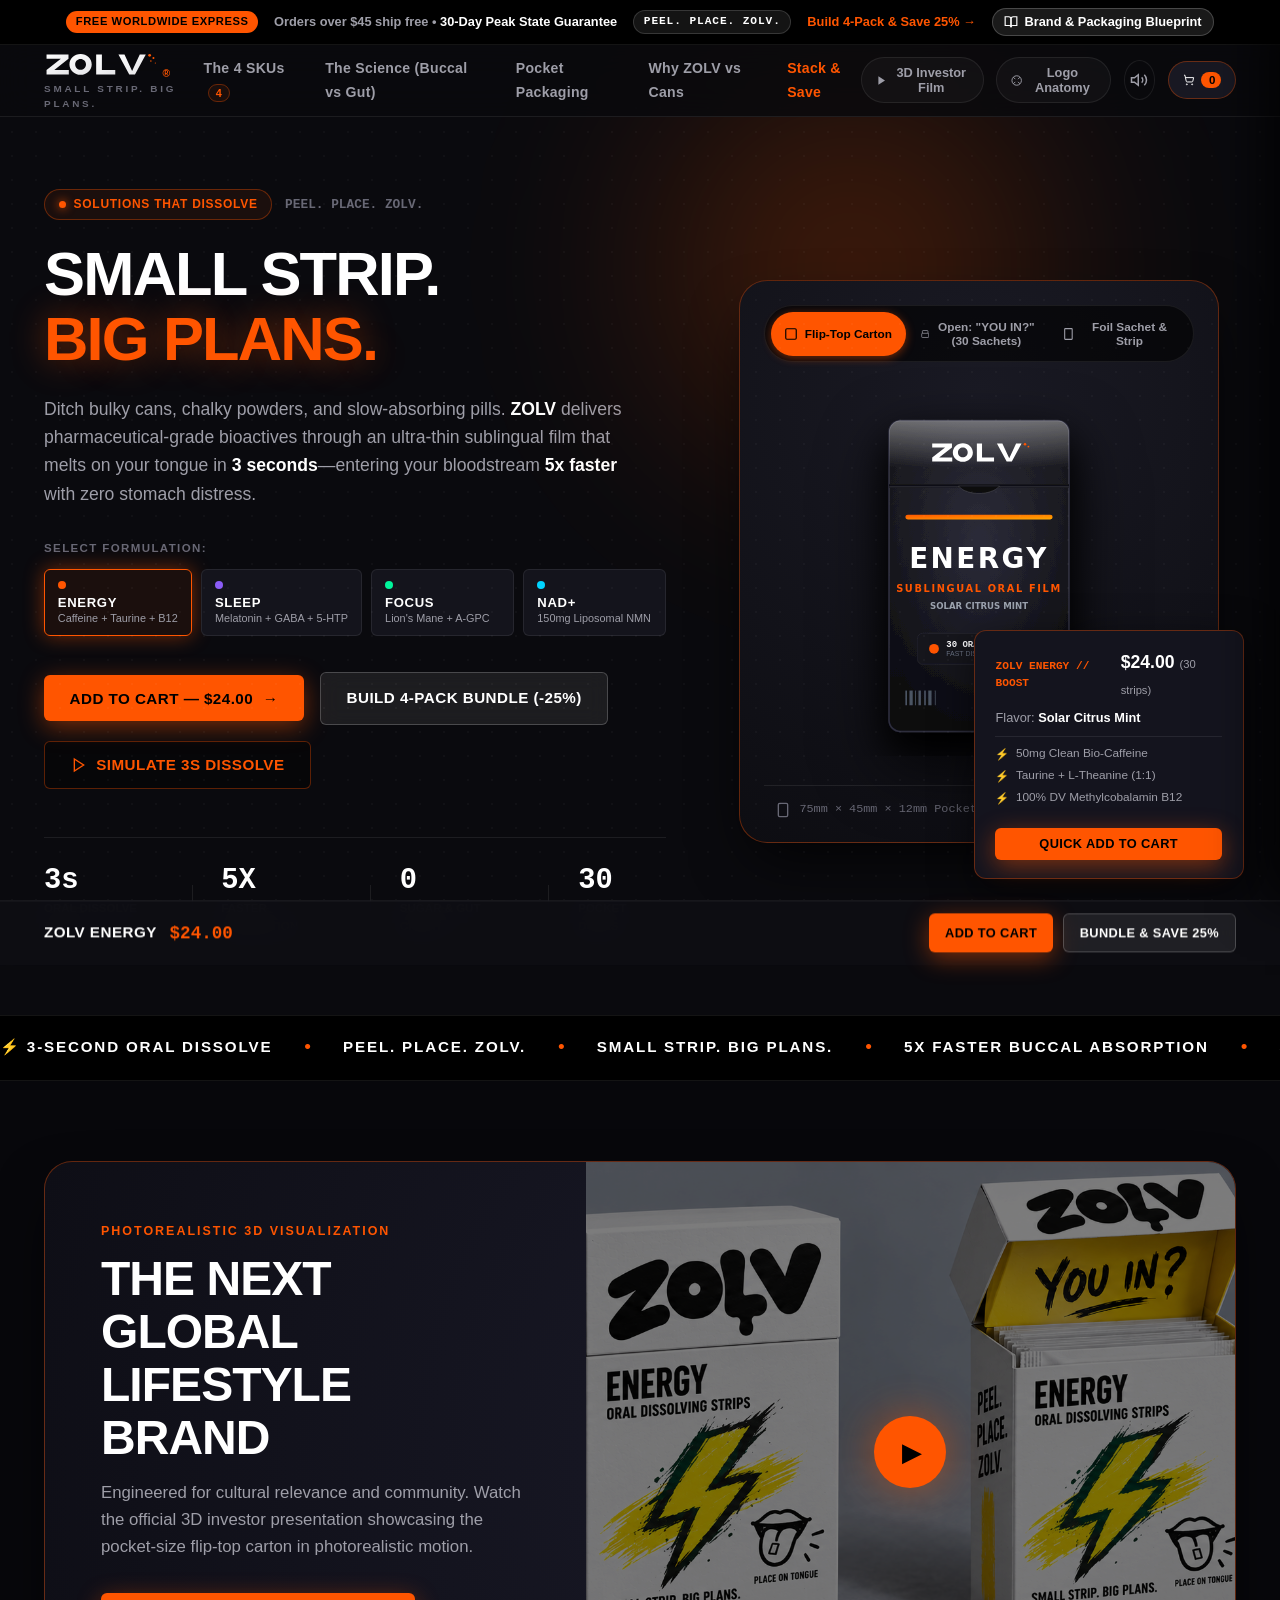
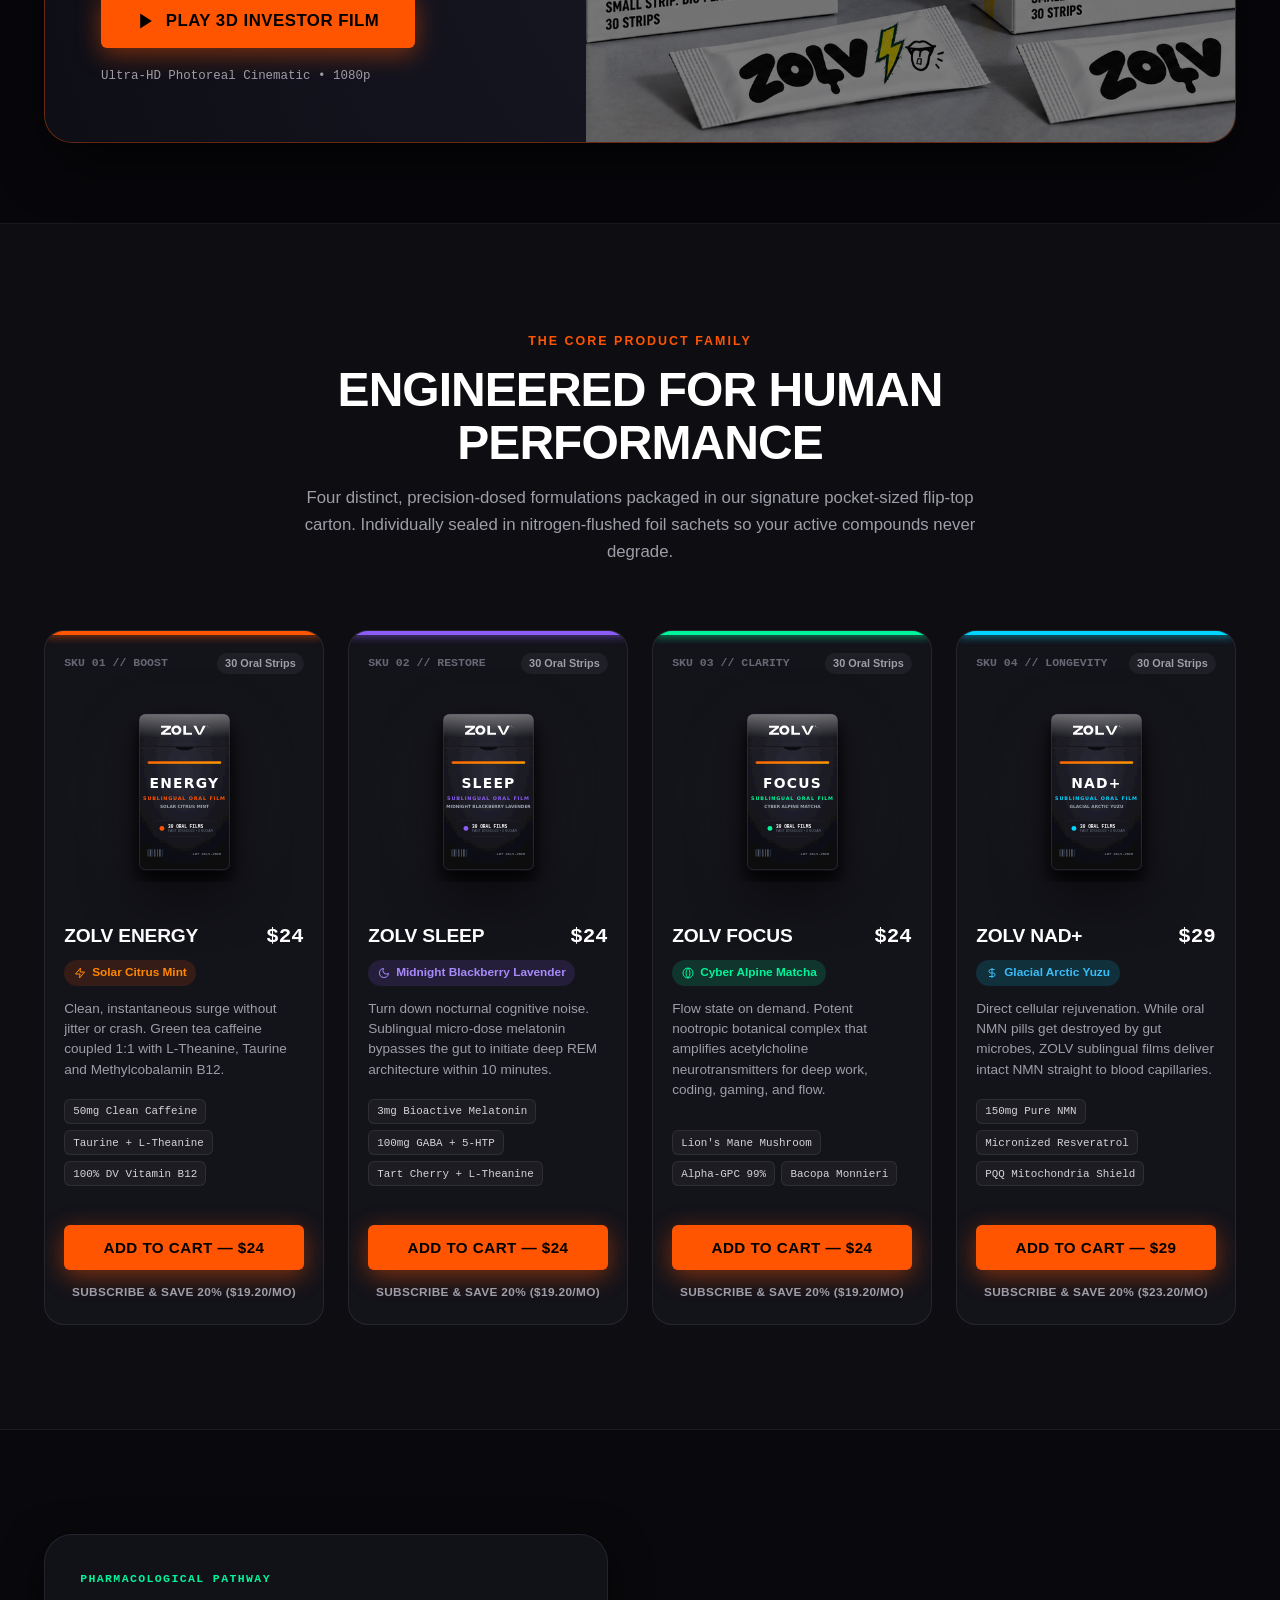
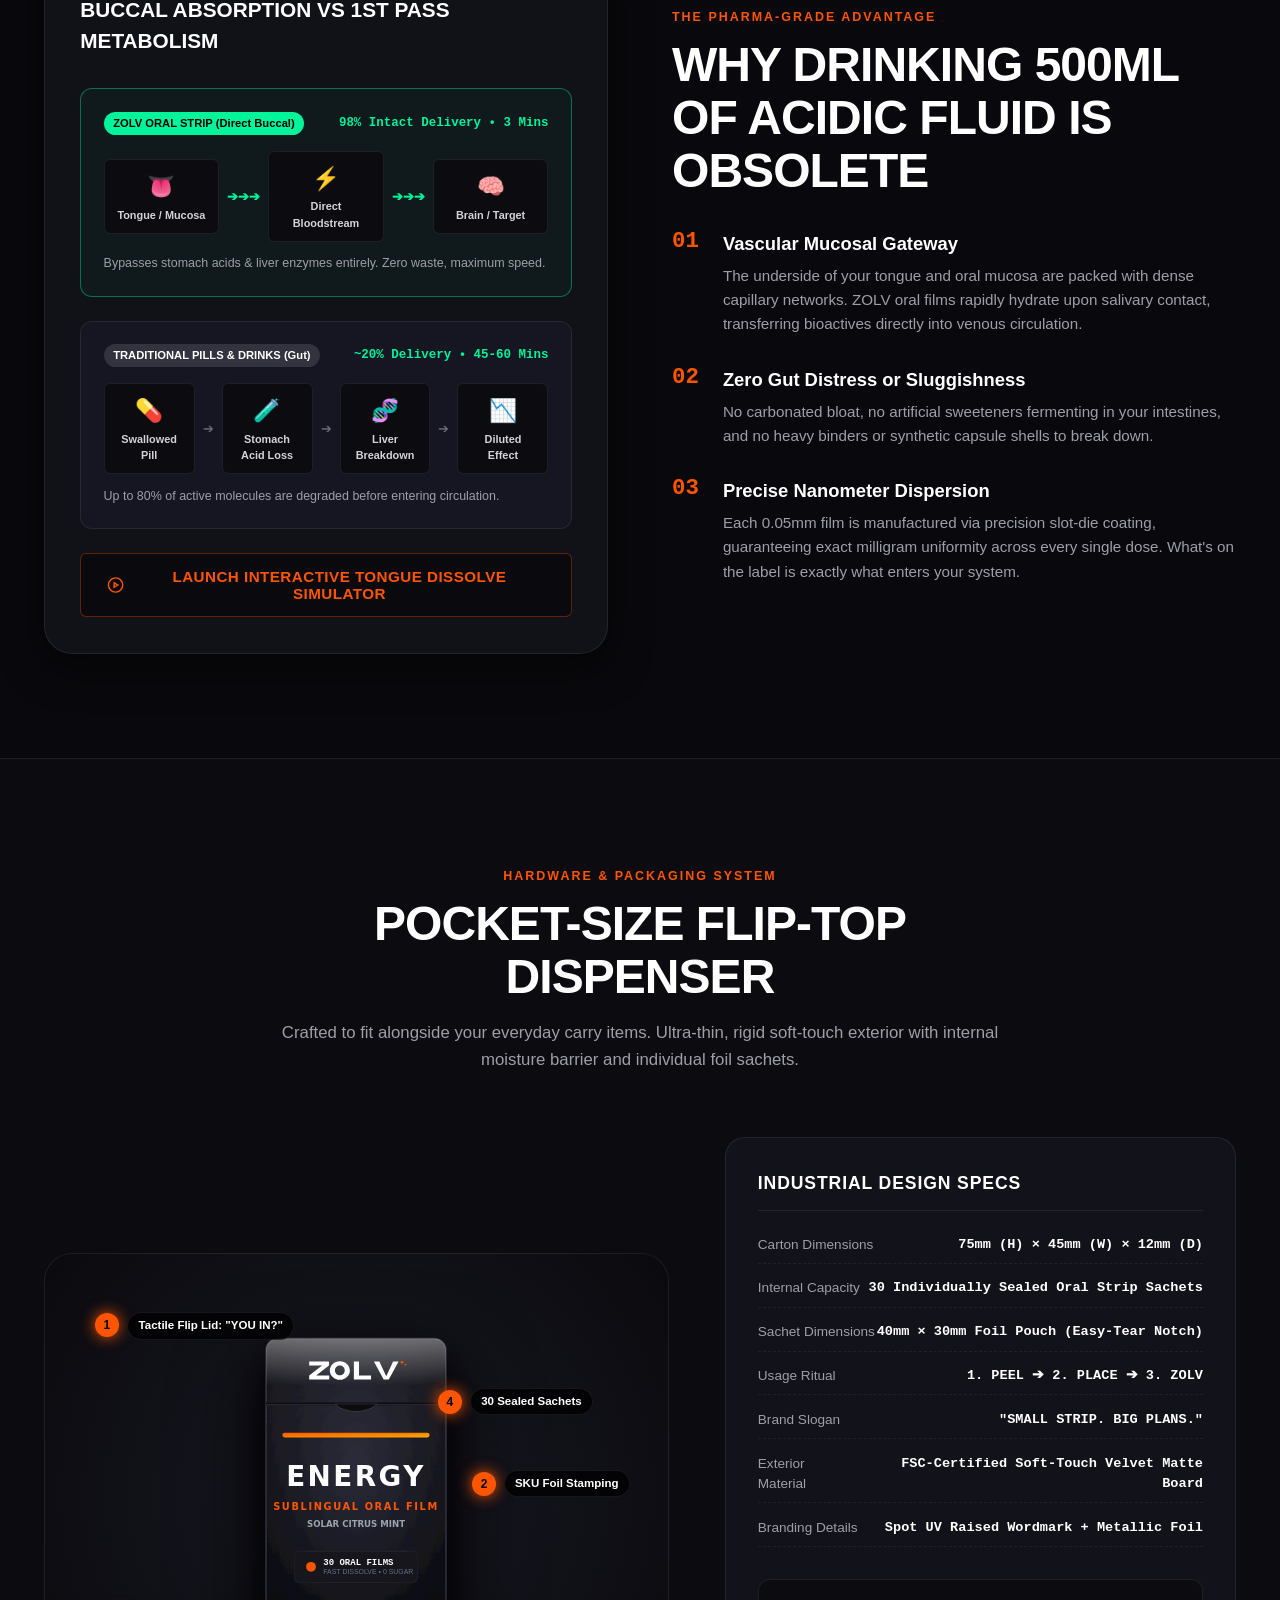
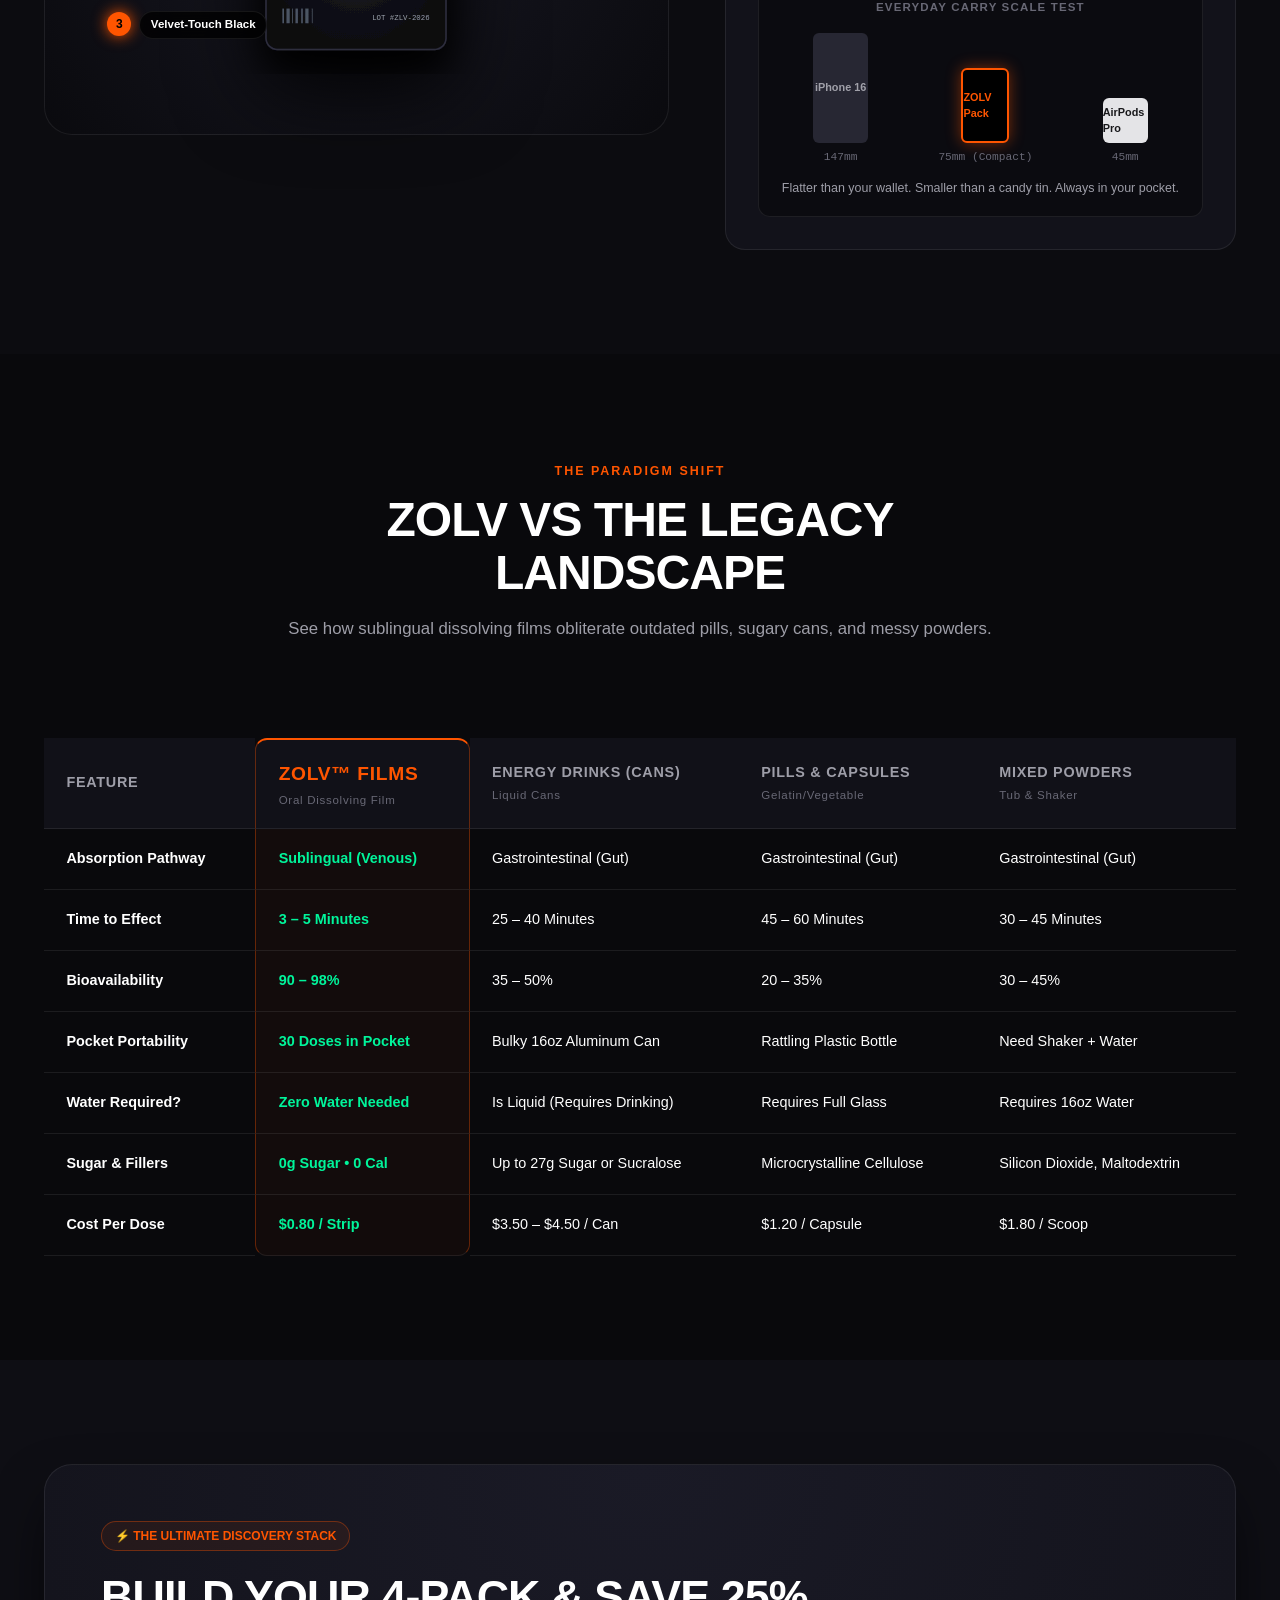
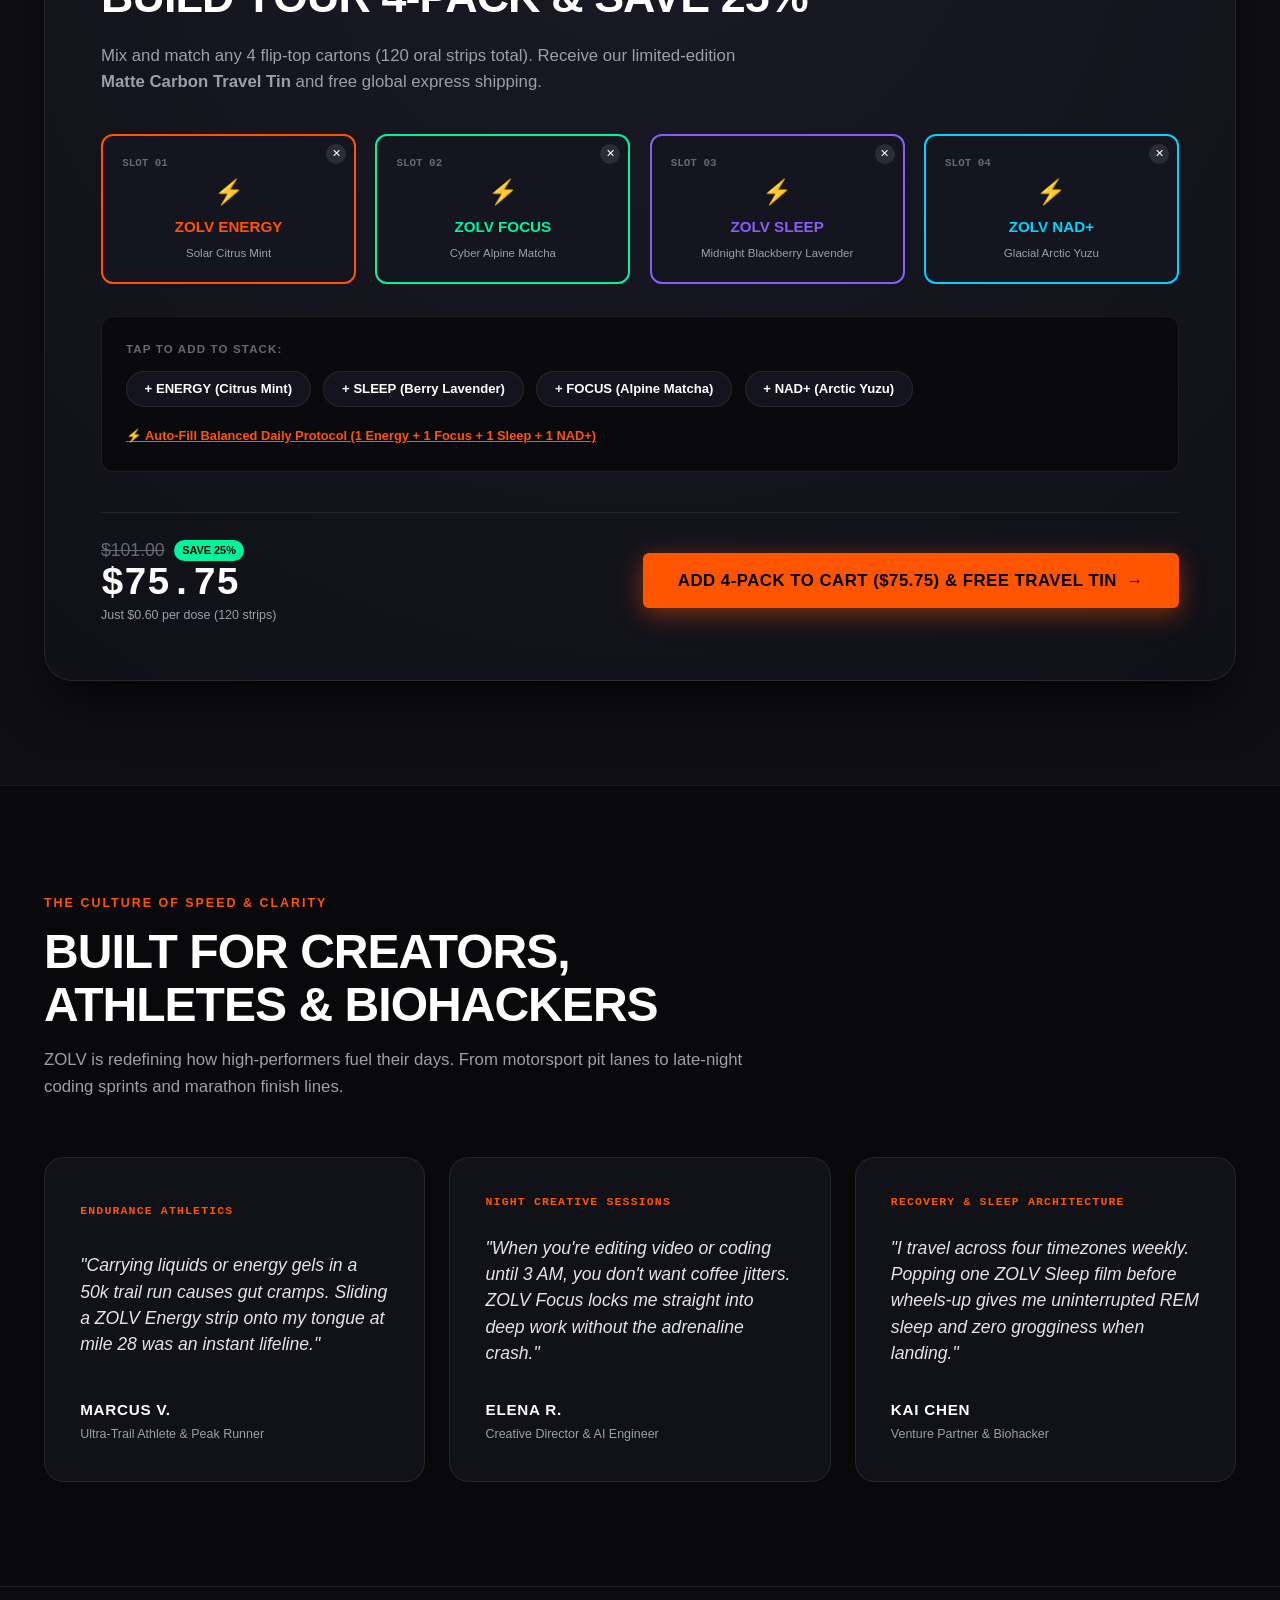
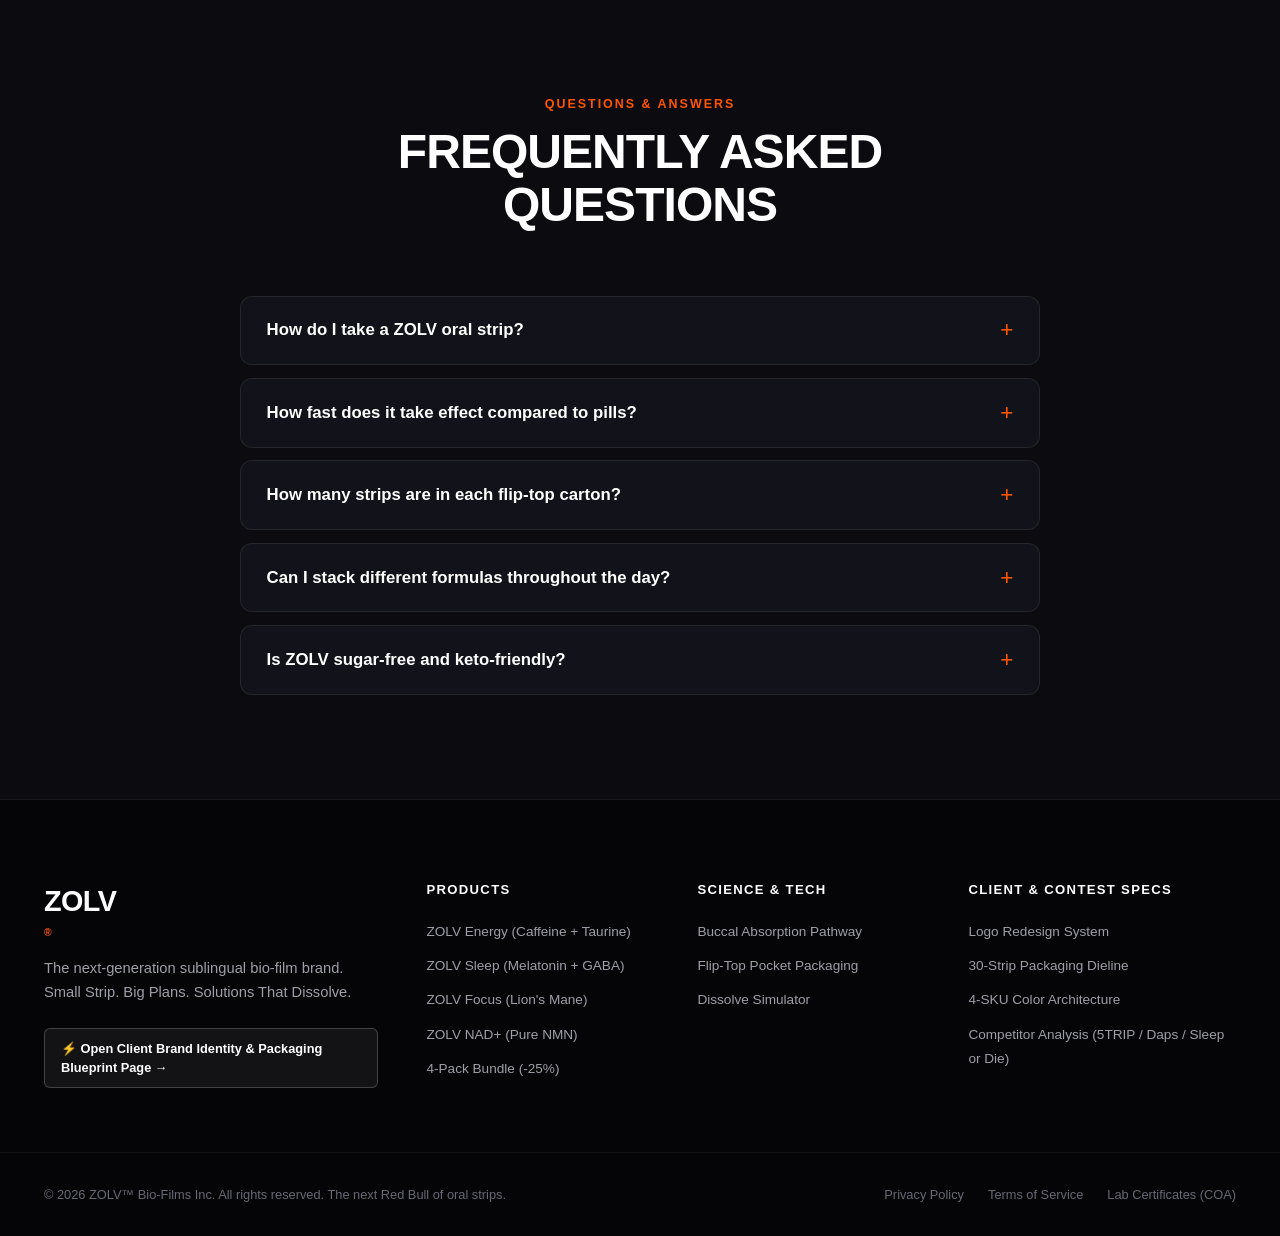
<file: index.html>
<!DOCTYPE html>
<html lang="en">
<head>
  <meta charset="UTF-8">
  <meta name="viewport" content="width=device-width, initial-scale=1.0">
  <title>ZOLV™ | Ultra-Thin Dissolving Oral Films — Next-Gen Bioavailability</title>
  <meta name="description" content="ZOLV is the future of wellness. Ultra-thin oral strips that dissolve on your tongue in 3 seconds. 30 pocket-size strips per flip-top pack. Energy, Sleep, Focus, NAD+. Small Strip. Big Plans.">
  <link rel="stylesheet" href="styles.css">
</head>
<body class="theme-energy" data-current-sku="energy">

  <!-- ================= TOP NOTIFICATION BAR ================= -->
  <div class="top-announcement">
    <div class="container announcement-inner">
      <span class="announcement-pill">FREE WORLDWIDE EXPRESS</span>
      <span class="announcement-text">Orders over $45 ship free • <strong>30-Day Peak State Guarantee</strong></span>
      <span class="ritual-tag">PEEL. PLACE. ZOLV.</span>
      <a href="#bundle-builder" class="announcement-link">Build 4-Pack & Save 25% →</a>
      <div class="top-nav-shortcuts">
        <a href="brand-guide.html" target="_blank" class="brand-guide-badge" title="View Client Logo Redesign & Packaging Blueprint">
          <svg width="14" height="14" viewBox="0 0 24 24" fill="none" stroke="currentColor" stroke-width="2"><path d="M2 3h6a4 4 0 0 1 4 4v14a3 3 0 0 0-3-3H2z"/><path d="M22 3h-6a4 4 0 0 0-4 4v14a3 3 0 0 1 3-3h7z"/></svg>
          Brand & Packaging Blueprint
        </a>
      </div>
    </div>
  </div>

  <!-- ================= MAIN NAVIGATION ================= -->
  <header class="site-header" id="site-header">
    <div class="container header-container">
      <!-- Mobile Menu Toggle -->
      <button class="mobile-toggle" id="mobile-toggle" aria-label="Toggle navigation menu">
        <span></span>
        <span></span>
        <span></span>
      </button>

      <!-- Logo Redesign (Vector SVG) -->
      <a href="#" class="brand-logo" aria-label="ZOLV Home">
        <div class="logo-wrapper">
          <svg class="zolv-wordmark-svg" viewBox="0 0 180 44" fill="none" xmlns="http://www.w3.org/2000/svg">
            <defs>
              <linearGradient id="logoGlow" x1="0%" y1="0%" x2="100%" y2="100%">
                <stop offset="0%" stop-color="#FFFFFF" />
                <stop offset="100%" stop-color="#E4E4E7" />
              </linearGradient>
            </defs>
            <!-- Z with kinetic speed bevel -->
            <path d="M4 8.5H38.5V15.5L16.2 33H39V40H4V33L26.5 15.5H4V8.5Z" fill="url(#logoGlow)" />
            <!-- O with circular precision and subtle internal aperture -->
            <path fill-rule="evenodd" clip-rule="evenodd" d="M57.5 8C47.8 8 40 15.2 40 24.2C40 33.3 47.8 40.5 57.5 40.5C67.2 40.5 75 33.3 75 24.2C75 15.2 67.2 8 57.5 8ZM57.5 15.8C52.8 15.8 49 19.5 49 24.2C49 28.9 52.8 32.7 57.5 32.7C62.2 32.7 66 28.9 66 24.2C66 19.5 62.2 15.8 57.5 15.8Z" fill="url(#logoGlow)" />
            <!-- L with clean architectural base -->
            <path d="M82 8.5H91V33H112V40H82V8.5Z" fill="url(#logoGlow)" />
            <!-- V with kinetic angle & subtle intentional dissolving micro-particles -->
            <path d="M117 8.5H126.5L138.5 34.5L150.5 8.5H160L143 40H134L117 8.5Z" fill="url(#logoGlow)" />
            <!-- Subtle intentional dissolving film micro-particles -->
            <circle cx="166" cy="10" r="2.2" class="dissolve-particle p1" fill="var(--sku-primary)" />
            <circle cx="172" cy="14" r="1.6" class="dissolve-particle p2" fill="var(--sku-primary)" />
            <circle cx="168" cy="19" r="1.2" class="dissolve-particle p3" fill="var(--sku-primary)" />
            <circle cx="175" cy="22" r="0.9" class="dissolve-particle p4" fill="var(--sku-primary)" />
          </svg>
          <span class="tm-mark">®</span>
        </div>
        <span class="logo-subline">SMALL STRIP. BIG PLANS.</span>
      </a>

      <!-- Desktop Nav Links -->
      <nav class="main-nav" id="main-nav">
        <ul class="nav-links">
          <li class="has-dropdown">
            <a href="#products" class="nav-item">The 4 SKUs <span class="badge-sku-count">4</span></a>
            <div class="nav-dropdown">
              <a href="#products" class="dropdown-item" onclick="switchSKU('energy')">
                <span class="sku-dot sku-dot-energy"></span>
                <div>
                  <strong>ENERGY</strong>
                  <span>Citrus Mint • Caffeine + Taurine + B12</span>
                </div>
              </a>
              <a href="#products" class="dropdown-item" onclick="switchSKU('sleep')">
                <span class="sku-dot sku-dot-sleep"></span>
                <div>
                  <strong>SLEEP</strong>
                  <span>Berry Lavender • Melatonin + GABA + 5-HTP</span>
                </div>
              </a>
              <a href="#products" class="dropdown-item" onclick="switchSKU('focus')">
                <span class="sku-dot sku-dot-focus"></span>
                <div>
                  <strong>FOCUS</strong>
                  <span>Alpine Matcha • Lion's Mane + Alpha-GPC</span>
                </div>
              </a>
              <a href="#products" class="dropdown-item" onclick="switchSKU('nad')">
                <span class="sku-dot sku-dot-nad"></span>
                <div>
                  <strong>NAD+</strong>
                  <span>Glacial Yuzu • Pure NMN + Resveratrol</span>
                </div>
              </a>
            </div>
          </li>
          <li><a href="#science" class="nav-item">The Science (Buccal vs Gut)</a></li>
          <li><a href="#packaging-system" class="nav-item">Pocket Packaging</a></li>
          <li><a href="#comparison" class="nav-item">Why ZOLV vs Cans</a></li>
          <li><a href="#bundle-builder" class="nav-item highlight-link">Stack & Save</a></li>
        </ul>
      </nav>

      <!-- Header Actions -->
      <div class="header-actions">
        <!-- Play Cinematic Video Button -->
        <button class="spec-btn video-trigger-btn" onclick="openVideoModal()" title="Watch Cinematic 3D Investor Visualizer">
          <svg width="15" height="15" viewBox="0 0 24 24" fill="currentColor"><polygon points="5 3 19 12 5 21 5 3"/></svg>
          <span>3D Investor Film</span>
        </button>

        <!-- Logo Design Spec Modal Button -->
        <button class="spec-btn" id="open-logo-modal-btn" title="Inspect Logo Redesign System & Proportions">
          <svg width="15" height="15" viewBox="0 0 24 24" fill="none" stroke="currentColor" stroke-width="2"><circle cx="12" cy="12" r="10"/><path d="m4.93 4.93 4.24 4.24"/><path d="m14.83 9.17 4.24-4.24"/><path d="m14.83 14.83 4.24 4.24"/><path d="m9.17 14.83-4.24 4.24"/></svg>
          <span>Logo Anatomy</span>
        </button>

        <!-- Sound FX Toggle -->
        <button class="icon-btn haptic-toggle" id="sound-toggle" aria-label="Toggle haptic audio feedback" title="Haptic Audio">
          <svg class="audio-on" width="18" height="18" viewBox="0 0 24 24" fill="none" stroke="currentColor" stroke-width="2"><polygon points="11 5 6 9 2 9 2 15 6 15 11 19 11 5"></polygon><path d="M19.07 4.93a10 10 0 0 1 0 14.14M15.54 8.46a5 5 0 0 1 0 7.07"></path></svg>
        </button>

        <!-- Cart Trigger Button -->
        <button class="cart-trigger" id="cart-trigger" aria-label="Open Cart">
          <svg width="20" height="20" viewBox="0 0 24 24" fill="none" stroke="currentColor" stroke-width="2"><circle cx="8" cy="21" r="1"/><circle cx="19" cy="21" r="1"/><path d="M2.05 2.05h2l2.66 12.42a2 2 0 0 0 2 1.58h9.78a2 2 0 0 0 1.95-1.57l1.65-7.43H5.12"/></svg>
          <span class="cart-count" id="cart-badge-count">0</span>
        </button>
      </div>
    </div>
  </header>

  <!-- ================= HERO SECTION ================= -->
  <section class="hero-section" id="hero">
    <div class="ambient-glow" id="hero-glow"></div>
    <div class="noise-overlay"></div>

    <div class="container hero-grid">
      <!-- Left Hero Column: Copy & Cultural Vibe -->
      <div class="hero-content">
        <div class="hero-tag-wrap">
          <span class="hero-tag">
            <span class="pulse-led"></span>
            SOLUTIONS THAT DISSOLVE
          </span>
          <span class="hero-subtag">PEEL. PLACE. ZOLV.</span>
        </div>

        <h1 class="hero-title">
          SMALL STRIP.<br>
          <span class="glow-text">BIG PLANS.</span>
        </h1>

        <p class="hero-description">
          Ditch bulky cans, chalky powders, and slow-absorbing pills. 
          <strong>ZOLV</strong> delivers pharmaceutical-grade bioactives through an ultra-thin sublingual film that melts on your tongue in <strong>3 seconds</strong>—entering your bloodstream <strong>5x faster</strong> with zero stomach distress.
        </p>

        <!-- Hero SKU Switcher Tabs -->
        <div class="hero-sku-selector">
          <span class="selector-label">SELECT FORMULATION:</span>
          <div class="sku-pill-group">
            <button class="sku-pill active" data-sku="energy" onclick="switchSKU('energy')">
              <span class="dot"></span>
              <strong>ENERGY</strong>
              <small>Caffeine + Taurine + B12</small>
            </button>
            <button class="sku-pill" data-sku="sleep" onclick="switchSKU('sleep')">
              <span class="dot"></span>
              <strong>SLEEP</strong>
              <small>Melatonin + GABA + 5-HTP</small>
            </button>
            <button class="sku-pill" data-sku="focus" onclick="switchSKU('focus')">
              <span class="dot"></span>
              <strong>FOCUS</strong>
              <small>Lion's Mane + A-GPC</small>
            </button>
            <button class="sku-pill" data-sku="nad" onclick="switchSKU('nad')">
              <span class="dot"></span>
              <strong>NAD+</strong>
              <small>150mg Liposomal NMN</small>
            </button>
          </div>
        </div>

        <!-- Call to Action Buttons -->
        <div class="hero-cta-group">
          <button class="btn btn-primary" id="hero-add-to-cart-btn" onclick="addCurrentSkuToCart()">
            <span class="btn-text">Add to Cart — $24</span>
            <span class="btn-icon">→</span>
          </button>
          <a href="#bundle-builder" class="btn btn-secondary">
            <span>Build 4-Pack Bundle (-25%)</span>
          </a>
          <button class="btn btn-outline" id="demo-dissolve-btn" onclick="triggerDissolveModal()">
            <svg width="16" height="16" viewBox="0 0 24 24" fill="none" stroke="currentColor" stroke-width="2"><polygon points="5 3 19 12 5 21 5 3"/></svg>
            <span>Simulate 3s Dissolve</span>
          </button>
        </div>

        <!-- Hero Metrics -->
        <div class="hero-metrics">
          <div class="metric-item">
            <div class="metric-val">3s</div>
            <div class="metric-lbl">Oral Dissolve Time</div>
          </div>
          <div class="metric-divider"></div>
          <div class="metric-item">
            <div class="metric-val">5X</div>
            <div class="metric-lbl">Faster Absorption</div>
          </div>
          <div class="metric-divider"></div>
          <div class="metric-item">
            <div class="metric-val">0</div>
            <div class="metric-lbl">Sugar & Gut Crash</div>
          </div>
          <div class="metric-divider"></div>
          <div class="metric-item">
            <div class="metric-val">30</div>
            <div class="metric-lbl">Pocket Doses</div>
          </div>
        </div>
      </div>

      <!-- Right Hero Column: Interactive 3D Packaging Presentation -->
      <div class="hero-visual">
        <div class="packaging-stage-wrapper">
          
          <div class="packaging-card-3d" id="packaging-3d-card">
            
            <!-- Controls to interact with the packaging -->
            <div class="pack-controls-overlay">
              <button class="pack-ctrl-btn active" id="btn-view-carton" onclick="setPackView('carton')">
                <svg width="14" height="14" viewBox="0 0 24 24" fill="none" stroke="currentColor" stroke-width="2"><rect x="3" y="3" width="18" height="18" rx="2"/></svg>
                Flip-Top Carton
              </button>
              <button class="pack-ctrl-btn" id="btn-view-open" onclick="setPackView('open')">
                <svg width="14" height="14" viewBox="0 0 24 24" fill="none" stroke="currentColor" stroke-width="2"><path d="M4 10V4a2 2 0 0 1 2-2h12a2 2 0 0 1 2 2v6"/><rect x="2" y="10" width="20" height="12" rx="2"/></svg>
                Open: "YOU IN?" (30 Sachets)
              </button>
              <button class="pack-ctrl-btn" id="btn-view-sachet" onclick="setPackView('sachet')">
                <svg width="14" height="14" viewBox="0 0 24 24" fill="none" stroke="currentColor" stroke-width="2"><rect x="5" y="2" width="14" height="20" rx="1"/></svg>
                Foil Sachet & Strip
              </button>
            </div>

            <!-- The Render Container for Packaging SVG Mockup -->
            <div class="pack-render-viewport" id="pack-viewport">
              <div class="packaging-mockup-wrapper" id="packaging-mockup-graphic">
                <!-- SVG dynamically rendered via JS depending on current SKU & View -->
              </div>
            </div>

            <!-- Pocket Dimensions Callout Pill -->
            <div class="pocket-scale-badge">
              <svg width="16" height="16" viewBox="0 0 24 24" fill="none" stroke="currentColor" stroke-width="2"><rect width="14" height="20" x="5" y="2" rx="2"/><path d="M12 18h.01"/></svg>
              <span>75mm × 45mm × 12mm Pocket Box • 30 Foil Sealed Sachets</span>
            </div>
          </div>

          <!-- SKU Live Flavor & Nutritional Card -->
          <div class="sku-spec-floating-card" id="sku-spec-card">
            <div class="sku-spec-header">
              <div class="sku-badge-pill" id="sku-spec-badge">ZOLV ENERGY // SKU 01</div>
              <div class="sku-price-tag">$24.00 <span>(30 strips)</span></div>
            </div>
            <div class="sku-spec-flavor" id="sku-spec-flavor">Flavor: <strong>Solar Tangerine Mint</strong></div>
            <div class="sku-actives-list" id="sku-spec-actives">
              <!-- Injected via JS -->
            </div>
            <div class="sku-card-actions">
              <button class="btn btn-sm btn-primary w-full" onclick="addCurrentSkuToCart()">Quick Add to Cart</button>
            </div>
          </div>

        </div>
      </div>
    </div>
  </section>

  <!-- ================= KINETIC MARQUEE TICKER ================= -->
  <div class="ticker-wrapper">
    <div class="ticker-track">
      <div class="ticker-item">⚡ 3-SECOND ORAL DISSOLVE</div>
      <div class="ticker-dot">•</div>
      <div class="ticker-item">PEEL. PLACE. ZOLV.</div>
      <div class="ticker-dot">•</div>
      <div class="ticker-item">SMALL STRIP. BIG PLANS.</div>
      <div class="ticker-dot">•</div>
      <div class="ticker-item">5X FASTER BUCCAL ABSORPTION</div>
      <div class="ticker-dot">•</div>
      <div class="ticker-item">30 FOIL-WRAPPED SACHETS</div>
      <div class="ticker-dot">•</div>
      <div class="ticker-item">ZERO SUGAR • ZERO GUT CRASH</div>
      <div class="ticker-dot">•</div>
      <div class="ticker-item">THE NEXT RED BULL OF LIFESTYLE WELLNESS</div>
      <div class="ticker-dot">•</div>
      <!-- Loop duplicate -->
      <div class="ticker-item">⚡ 3-SECOND ORAL DISSOLVE</div>
      <div class="ticker-dot">•</div>
      <div class="ticker-item">PEEL. PLACE. ZOLV.</div>
      <div class="ticker-dot">•</div>
      <div class="ticker-item">SMALL STRIP. BIG PLANS.</div>
      <div class="ticker-dot">•</div>
      <div class="ticker-item">5X FASTER BUCCAL ABSORPTION</div>
      <div class="ticker-dot">•</div>
      <div class="ticker-item">30 FOIL-WRAPPED SACHETS</div>
      <div class="ticker-dot">•</div>
      <div class="ticker-item">ZERO SUGAR • ZERO GUT CRASH</div>
      <div class="ticker-dot">•</div>
      <div class="ticker-item">THE NEXT RED BULL OF LIFESTYLE WELLNESS</div>
      <div class="ticker-dot">•</div>
    </div>
  </div>

  <!-- ================= CINEMATIC INVESTOR 3D SHOWCASE SECTION ================= -->
  <section class="cinematic-section" id="investor-video">
    <div class="container">
      <div class="cinematic-card">
        <div class="cinematic-content">
          <span class="section-subtitle">PHOTOREALISTIC 3D VISUALIZATION</span>
          <h2 class="section-title">THE NEXT GLOBAL LIFESTYLE BRAND</h2>
          <p class="section-desc">
            Engineered for cultural relevance and community. Watch the official 3D investor presentation showcasing the pocket-size flip-top carton in photorealistic motion.
          </p>
          <div class="video-cta-row">
            <button class="btn btn-primary btn-lg" onclick="openVideoModal()">
              <svg width="20" height="20" viewBox="0 0 24 24" fill="currentColor"><polygon points="5 3 19 12 5 21 5 3"/></svg>
              <span>Play 3D Investor Film</span>
            </button>
            <span class="video-meta">Ultra-HD Photoreal Cinematic • 1080p</span>
          </div>
        </div>
        <div class="cinematic-poster" onclick="openVideoModal()">
          <video class="cinematic-preview-loop" autoplay muted loop playsinline poster="client-assets/78A19110-D52A-4275-A603-859BB1B66B5A.png">
            <source src="client-assets/Premium-photoreal-cinematic-investor-vis.mp4" type="video/mp4">
          </video>
          <div class="play-pulse-overlay">
            <div class="play-btn-circle">▶</div>
          </div>
        </div>
      </div>
    </div>
  </section>

  <!-- ================= THE CORE 4-SKU PRODUCT COLLECTION ================= -->
  <section class="products-section" id="products">
    <div class="container">
      <div class="section-header text-center">
        <span class="section-subtitle">THE CORE PRODUCT FAMILY</span>
        <h2 class="section-title">ENGINEERED FOR HUMAN PERFORMANCE</h2>
        <p class="section-desc">
          Four distinct, precision-dosed formulations packaged in our signature pocket-sized flip-top carton. 
          Individually sealed in nitrogen-flushed foil sachets so your active compounds never degrade.
        </p>
      </div>

      <!-- 4 SKU Grid Cards -->
      <div class="products-grid">
        
        <!-- SKU 1: ENERGY -->
        <div class="product-card" data-sku="energy">
          <div class="card-accent-bar bar-energy"></div>
          <div class="card-header">
            <span class="card-sku-code">SKU 01 // BOOST</span>
            <span class="card-doses-tag">30 Oral Strips</span>
          </div>
          <div class="card-img-wrap" onclick="openProductQuickview('energy')">
            <div class="card-pack-render" id="thumb-energy"></div>
            <div class="card-overlay-hover">
              <span>Inspect Packaging & Formula</span>
            </div>
          </div>
          <div class="card-body">
            <div class="card-title-row">
              <h3 class="product-name">ZOLV ENERGY</h3>
              <div class="product-price">$24</div>
            </div>
            <div class="product-flavor-badge flavor-energy">
              <svg width="12" height="12" viewBox="0 0 24 24" fill="none" stroke="currentColor" stroke-width="2"><path d="M13 2L3 14h9l-1 8 10-12h-9l1-8z"/></svg>
              Solar Citrus Mint
            </div>
            <p class="product-bio">
              Clean, instantaneous surge without jitter or crash. Green tea caffeine coupled 1:1 with L-Theanine, Taurine and Methylcobalamin B12.
            </p>
            <div class="actives-micro-tags">
              <span class="act-tag">50mg Clean Caffeine</span>
              <span class="act-tag">Taurine + L-Theanine</span>
              <span class="act-tag">100% DV Vitamin B12</span>
            </div>
          </div>
          <div class="card-footer">
            <button class="btn btn-primary w-full" onclick="addToCart('energy', 1)">
              Add to Cart — $24
            </button>
            <button class="btn btn-sub-toggle" onclick="subscribeAndSave('energy')">
              Subscribe & Save 20% ($19.20/mo)
            </button>
          </div>
        </div>

        <!-- SKU 2: SLEEP -->
        <div class="product-card" data-sku="sleep">
          <div class="card-accent-bar bar-sleep"></div>
          <div class="card-header">
            <span class="card-sku-code">SKU 02 // RESTORE</span>
            <span class="card-doses-tag">30 Oral Strips</span>
          </div>
          <div class="card-img-wrap" onclick="openProductQuickview('sleep')">
            <div class="card-pack-render" id="thumb-sleep"></div>
            <div class="card-overlay-hover">
              <span>Inspect Packaging & Formula</span>
            </div>
          </div>
          <div class="card-body">
            <div class="card-title-row">
              <h3 class="product-name">ZOLV SLEEP</h3>
              <div class="product-price">$24</div>
            </div>
            <div class="product-flavor-badge flavor-sleep">
              <svg width="12" height="12" viewBox="0 0 24 24" fill="none" stroke="currentColor" stroke-width="2"><path d="M21 12.79A9 9 0 1 1 11.21 3 7 7 0 0 0 21 12.79z"/></svg>
              Midnight Blackberry Lavender
            </div>
            <p class="product-bio">
              Turn down nocturnal cognitive noise. Sublingual micro-dose melatonin bypasses the gut to initiate deep REM architecture within 10 minutes.
            </p>
            <div class="actives-micro-tags">
              <span class="act-tag">3mg Bioactive Melatonin</span>
              <span class="act-tag">100mg GABA + 5-HTP</span>
              <span class="act-tag">Tart Cherry + L-Theanine</span>
            </div>
          </div>
          <div class="card-footer">
            <button class="btn btn-primary w-full" onclick="addToCart('sleep', 1)">
              Add to Cart — $24
            </button>
            <button class="btn btn-sub-toggle" onclick="subscribeAndSave('sleep')">
              Subscribe & Save 20% ($19.20/mo)
            </button>
          </div>
        </div>

        <!-- SKU 3: FOCUS -->
        <div class="product-card" data-sku="focus">
          <div class="card-accent-bar bar-focus"></div>
          <div class="card-header">
            <span class="card-sku-code">SKU 03 // CLARITY</span>
            <span class="card-doses-tag">30 Oral Strips</span>
          </div>
          <div class="card-img-wrap" onclick="openProductQuickview('focus')">
            <div class="card-pack-render" id="thumb-focus"></div>
            <div class="card-overlay-hover">
              <span>Inspect Packaging & Formula</span>
            </div>
          </div>
          <div class="card-body">
            <div class="card-title-row">
              <h3 class="product-name">ZOLV FOCUS</h3>
              <div class="product-price">$24</div>
            </div>
            <div class="product-flavor-badge flavor-focus">
              <svg width="12" height="12" viewBox="0 0 24 24" fill="none" stroke="currentColor" stroke-width="2"><circle cx="12" cy="12" r="10"/><path d="M12 2a14.5 14.5 0 0 0 0 20 14.5 14.5 0 0 0 0-20"/></svg>
              Cyber Alpine Matcha
            </div>
            <p class="product-bio">
              Flow state on demand. Potent nootropic botanical complex that amplifies acetylcholine neurotransmitters for deep work, coding, gaming, and flow.
            </p>
            <div class="actives-micro-tags">
              <span class="act-tag">Lion's Mane Mushroom</span>
              <span class="act-tag">Alpha-GPC 99%</span>
              <span class="act-tag">Bacopa Monnieri</span>
            </div>
          </div>
          <div class="card-footer">
            <button class="btn btn-primary w-full" onclick="addToCart('focus', 1)">
              Add to Cart — $24
            </button>
            <button class="btn btn-sub-toggle" onclick="subscribeAndSave('focus')">
              Subscribe & Save 20% ($19.20/mo)
            </button>
          </div>
        </div>

        <!-- SKU 4: NAD+ -->
        <div class="product-card" data-sku="nad">
          <div class="card-accent-bar bar-nad"></div>
          <div class="card-header">
            <span class="card-sku-code">SKU 04 // LONGEVITY</span>
            <span class="card-doses-tag">30 Oral Strips</span>
          </div>
          <div class="card-img-wrap" onclick="openProductQuickview('nad')">
            <div class="card-pack-render" id="thumb-nad"></div>
            <div class="card-overlay-hover">
              <span>Inspect Packaging & Formula</span>
            </div>
          </div>
          <div class="card-body">
            <div class="card-title-row">
              <h3 class="product-name">ZOLV NAD+</h3>
              <div class="product-price">$29</div>
            </div>
            <div class="product-flavor-badge flavor-nad">
              <svg width="12" height="12" viewBox="0 0 24 24" fill="none" stroke="currentColor" stroke-width="2"><path d="M12 2v20M17 5H9.5a3.5 3.5 0 0 0 0 7h5a3.5 3.5 0 0 1 0 7H6"/></svg>
              Glacial Arctic Yuzu
            </div>
            <p class="product-bio">
              Direct cellular rejuvenation. While oral NMN pills get destroyed by gut microbes, ZOLV sublingual films deliver intact NMN straight to blood capillaries.
            </p>
            <div class="actives-micro-tags">
              <span class="act-tag">150mg Pure NMN</span>
              <span class="act-tag">Micronized Resveratrol</span>
              <span class="act-tag">PQQ Mitochondria Shield</span>
            </div>
          </div>
          <div class="card-footer">
            <button class="btn btn-primary w-full" onclick="addToCart('nad', 1)">
              Add to Cart — $29
            </button>
            <button class="btn btn-sub-toggle" onclick="subscribeAndSave('nad')">
              Subscribe & Save 20% ($23.20/mo)
            </button>
          </div>
        </div>

      </div>
    </div>
  </section>

  <!-- ================= THE SCIENCE: SUBLINGUAL VS GUT ================= -->
  <section class="science-section" id="science">
    <div class="container">
      <div class="science-grid">
        <div class="science-visual-col">
          <div class="bio-diagram-card">
            <div class="diagram-tag">PHARMACOLOGICAL PATHWAY</div>
            <h3 class="diagram-title">BUCCAL ABSORPTION VS 1ST PASS METABOLISM</h3>
            
            <div class="absorption-stage" id="absorption-stage">
              <div class="pathway-track track-zolv">
                <div class="track-header">
                  <span class="badge-pill bg-green">ZOLV ORAL STRIP (Direct Buccal)</span>
                  <span class="stat-highlight">98% Intact Delivery • 3 Mins</span>
                </div>
                <div class="pathway-graphic">
                  <div class="path-node node-mouth">
                    <span class="node-icon">👅</span>
                    <span class="node-lbl">Tongue / Mucosa</span>
                  </div>
                  <div class="path-arrow green-pulse">➔➔➔</div>
                  <div class="path-node node-bloodstream">
                    <span class="node-icon">⚡</span>
                    <span class="node-lbl">Direct Bloodstream</span>
                  </div>
                  <div class="path-arrow green-pulse">➔➔➔</div>
                  <div class="path-node node-brain">
                    <span class="node-icon">🧠</span>
                    <span class="node-lbl">Brain / Target</span>
                  </div>
                </div>
                <p class="pathway-note">Bypasses stomach acids & liver enzymes entirely. Zero waste, maximum speed.</p>
              </div>

              <div class="pathway-track track-pill">
                <div class="track-header">
                  <span class="badge-pill bg-gray">TRADITIONAL PILLS & DRINKS (Gut)</span>
                  <span class="stat-highlight">~20% Delivery • 45-60 Mins</span>
                </div>
                <div class="pathway-graphic">
                  <div class="path-node node-swallow">
                    <span class="node-icon">💊</span>
                    <span class="node-lbl">Swallowed Pill</span>
                  </div>
                  <div class="path-arrow">➔</div>
                  <div class="path-node node-stomach">
                    <span class="node-icon">🧪</span>
                    <span class="node-lbl">Stomach Acid Loss</span>
                  </div>
                  <div class="path-arrow">➔</div>
                  <div class="path-node node-liver">
                    <span class="node-icon">🧬</span>
                    <span class="node-lbl">Liver Breakdown</span>
                  </div>
                  <div class="path-arrow">➔</div>
                  <div class="path-node node-diluted">
                    <span class="node-icon">📉</span>
                    <span class="node-lbl">Diluted Effect</span>
                  </div>
                </div>
                <p class="pathway-note">Up to 80% of active molecules are degraded before entering circulation.</p>
              </div>
            </div>

            <div class="interactive-dissolve-callout">
              <button class="btn btn-outline w-full" onclick="triggerDissolveModal()">
                <svg width="18" height="18" viewBox="0 0 24 24" fill="none" stroke="currentColor" stroke-width="2"><circle cx="12" cy="12" r="10"/><path d="m10 15 5-3-5-3v6z"/></svg>
                Launch Interactive Tongue Dissolve Simulator
              </button>
            </div>
          </div>
        </div>

        <div class="science-text-col">
          <span class="section-subtitle">THE PHARMA-GRADE ADVANTAGE</span>
          <h2 class="section-title">WHY DRINKING 500ML OF ACIDIC FLUID IS OBSOLETE</h2>
          <div class="science-points">
            <div class="point-item">
              <div class="point-number">01</div>
              <div class="point-content">
                <h4>Vascular Mucosal Gateway</h4>
                <p>The underside of your tongue and oral mucosa are packed with dense capillary networks. ZOLV oral films rapidly hydrate upon salivary contact, transferring bioactives directly into venous circulation.</p>
              </div>
            </div>
            <div class="point-item">
              <div class="point-number">02</div>
              <div class="point-content">
                <h4>Zero Gut Distress or Sluggishness</h4>
                <p>No carbonated bloat, no artificial sweeteners fermenting in your intestines, and no heavy binders or synthetic capsule shells to break down.</p>
              </div>
            </div>
            <div class="point-item">
              <div class="point-number">03</div>
              <div class="point-content">
                <h4>Precise Nanometer Dispersion</h4>
                <p>Each 0.05mm film is manufactured via precision slot-die coating, guaranteeing exact milligram uniformity across every single dose. What's on the label is exactly what enters your system.</p>
              </div>
            </div>
          </div>
        </div>
      </div>
    </div>
  </section>

  <!-- ================= PACKAGING SYSTEM & SPECS BREAKDOWN ================= -->
  <section class="packaging-system-section" id="packaging-system">
    <div class="container">
      <div class="section-header text-center">
        <span class="section-subtitle">HARDWARE & PACKAGING SYSTEM</span>
        <h2 class="section-title">POCKET-SIZE FLIP-TOP DISPENSER</h2>
        <p class="section-desc">
          Crafted to fit alongside your everyday carry items. Ultra-thin, rigid soft-touch exterior with internal moisture barrier and individual foil sachets.
        </p>
      </div>

      <div class="pack-showcase-grid">
        <div class="pack-spec-visual">
          <div class="dieline-render-box">
            <div class="spec-callout-layer">
              <div class="hotspot hotspot-lid" data-tooltip="Spring Flip-Top Latch: Satisfying tactile magnetic click with 'YOU IN?' inside.">
                <span class="hotspot-pin">1</span>
                <span class="hotspot-label">Tactile Flip Lid: "YOU IN?"</span>
              </div>
              <div class="hotspot hotspot-foil" data-tooltip="Embossed Metallic Foil: Custom SKU-coded Pantone hot stamp.">
                <span class="hotspot-pin">2</span>
                <span class="hotspot-label">SKU Foil Stamping</span>
              </div>
              <div class="hotspot hotspot-material" data-tooltip="Soft-Touch Matte Finish: 350gsm rigid unbleached SBS board.">
                <span class="hotspot-pin">3</span>
                <span class="hotspot-label">Velvet-Touch Black</span>
              </div>
              <div class="hotspot hotspot-sachets" data-tooltip="30 Sealed Micro-Sachets: PEEL. PLACE. ZOLV.">
                <span class="hotspot-pin">4</span>
                <span class="hotspot-label">30 Sealed Sachets</span>
              </div>
            </div>

            <div class="big-carton-svg-wrap" id="big-carton-svg-wrap"></div>
          </div>
        </div>

        <div class="pack-specs-info">
          <div class="spec-card">
            <h3 class="spec-card-title">INDUSTRIAL DESIGN SPECS</h3>
            <div class="spec-rows">
              <div class="spec-row">
                <span class="spec-key">Carton Dimensions</span>
                <span class="spec-val">75mm (H) × 45mm (W) × 12mm (D)</span>
              </div>
              <div class="spec-row">
                <span class="spec-key">Internal Capacity</span>
                <span class="spec-val">30 Individually Sealed Oral Strip Sachets</span>
              </div>
              <div class="spec-row">
                <span class="spec-key">Sachet Dimensions</span>
                <span class="spec-val">40mm × 30mm Foil Pouch (Easy-Tear Notch)</span>
              </div>
              <div class="spec-row">
                <span class="spec-key">Usage Ritual</span>
                <span class="spec-val">1. PEEL ➔ 2. PLACE ➔ 3. ZOLV</span>
              </div>
              <div class="spec-row">
                <span class="spec-key">Brand Slogan</span>
                <span class="spec-val">"SMALL STRIP. BIG PLANS."</span>
              </div>
              <div class="spec-row">
                <span class="spec-key">Exterior Material</span>
                <span class="spec-val">FSC-Certified Soft-Touch Velvet Matte Board</span>
              </div>
              <div class="spec-row">
                <span class="spec-key">Branding Details</span>
                <span class="spec-val">Spot UV Raised Wordmark + Metallic Foil</span>
              </div>
            </div>

            <div class="edc-scale-comparison">
              <div class="edc-title">EVERYDAY CARRY SCALE TEST</div>
              <div class="edc-icons-row">
                <div class="edc-item">
                  <div class="edc-box box-phone">iPhone 16</div>
                  <span>147mm</span>
                </div>
                <div class="edc-item">
                  <div class="edc-box box-zolv active-glow">ZOLV Pack</div>
                  <span>75mm (Compact)</span>
                </div>
                <div class="edc-item">
                  <div class="edc-box box-airpods">AirPods Pro</div>
                  <span>45mm</span>
                </div>
              </div>
              <p class="edc-caption">Flatter than your wallet. Smaller than a candy tin. Always in your pocket.</p>
            </div>
          </div>
        </div>
      </div>
    </div>
  </section>

  <!-- ================= COMPARISON TABLE: ZOLV VS OLD WAYS ================= -->
  <section class="comparison-section" id="comparison">
    <div class="container">
      <div class="section-header text-center">
        <span class="section-subtitle">THE PARADIGM SHIFT</span>
        <h2 class="section-title">ZOLV VS THE LEGACY LANDSCAPE</h2>
        <p class="section-desc">See how sublingual dissolving films obliterate outdated pills, sugary cans, and messy powders.</p>
      </div>

      <div class="table-responsive">
        <table class="comparison-table">
          <thead>
            <tr>
              <th class="col-feature">FEATURE</th>
              <th class="col-zolv highlight-col">
                <div class="th-logo">ZOLV™ FILMS</div>
                <div class="th-sub">Oral Dissolving Film</div>
              </th>
              <th>
                <div class="th-other">ENERGY DRINKS (CANS)</div>
                <div class="th-sub">Liquid Cans</div>
              </th>
              <th>
                <div class="th-other">PILLS & CAPSULES</div>
                <div class="th-sub">Gelatin/Vegetable</div>
              </th>
              <th>
                <div class="th-other">MIXED POWDERS</div>
                <div class="th-sub">Tub & Shaker</div>
              </th>
            </tr>
          </thead>
          <tbody>
            <tr>
              <td class="feature-name">Absorption Pathway</td>
              <td class="highlight-col text-green"><strong>Sublingual (Venous)</strong></td>
              <td>Gastrointestinal (Gut)</td>
              <td>Gastrointestinal (Gut)</td>
              <td>Gastrointestinal (Gut)</td>
            </tr>
            <tr>
              <td class="feature-name">Time to Effect</td>
              <td class="highlight-col text-green"><strong>3 – 5 Minutes</strong></td>
              <td>25 – 40 Minutes</td>
              <td>45 – 60 Minutes</td>
              <td>30 – 45 Minutes</td>
            </tr>
            <tr>
              <td class="feature-name">Bioavailability</td>
              <td class="highlight-col text-green"><strong>90 – 98%</strong></td>
              <td>35 – 50%</td>
              <td>20 – 35%</td>
              <td>30 – 45%</td>
            </tr>
            <tr>
              <td class="feature-name">Pocket Portability</td>
              <td class="highlight-col text-green"><strong>30 Doses in Pocket</strong></td>
              <td>Bulky 16oz Aluminum Can</td>
              <td>Rattling Plastic Bottle</td>
              <td>Need Shaker + Water</td>
            </tr>
            <tr>
              <td class="feature-name">Water Required?</td>
              <td class="highlight-col text-green"><strong>Zero Water Needed</strong></td>
              <td>Is Liquid (Requires Drinking)</td>
              <td>Requires Full Glass</td>
              <td>Requires 16oz Water</td>
            </tr>
            <tr>
              <td class="feature-name">Sugar & Fillers</td>
              <td class="highlight-col text-green"><strong>0g Sugar • 0 Cal</strong></td>
              <td>Up to 27g Sugar or Sucralose</td>
              <td>Microcrystalline Cellulose</td>
              <td>Silicon Dioxide, Maltodextrin</td>
            </tr>
            <tr>
              <td class="feature-name">Cost Per Dose</td>
              <td class="highlight-col text-green"><strong>$0.80 / Strip</strong></td>
              <td>$3.50 – $4.50 / Can</td>
              <td>$1.20 / Capsule</td>
              <td>$1.80 / Scoop</td>
            </tr>
          </tbody>
        </table>
      </div>
    </div>
  </section>

  <!-- ================= BUNDLE BUILDER: STACK YOUR 4-PACK ================= -->
  <section class="bundle-section" id="bundle-builder">
    <div class="container">
      <div class="bundle-card">
        <div class="bundle-header">
          <div class="bundle-badge">⚡ THE ULTIMATE DISCOVERY STACK</div>
          <h2 class="bundle-title">BUILD YOUR 4-PACK & SAVE 25%</h2>
          <p class="bundle-desc">
            Mix and match any 4 flip-top cartons (120 oral strips total). Receive our limited-edition <strong>Matte Carbon Travel Tin</strong> and free global express shipping.
          </p>
        </div>

        <div class="bundle-builder-interface">
          <div class="bundle-slots-grid">
            <div class="bundle-slot" id="slot-1" onclick="focusSlot(1)">
              <div class="slot-num">SLOT 01</div>
              <div class="slot-content" id="slot-1-content">
                <span class="slot-empty">+ Choose SKU</span>
              </div>
            </div>
            <div class="bundle-slot" id="slot-2" onclick="focusSlot(2)">
              <div class="slot-num">SLOT 02</div>
              <div class="slot-content" id="slot-2-content">
                <span class="slot-empty">+ Choose SKU</span>
              </div>
            </div>
            <div class="bundle-slot" id="slot-3" onclick="focusSlot(3)">
              <div class="slot-num">SLOT 03</div>
              <div class="slot-content" id="slot-3-content">
                <span class="slot-empty">+ Choose SKU</span>
              </div>
            </div>
            <div class="bundle-slot" id="slot-4" onclick="focusSlot(4)">
              <div class="slot-num">SLOT 04</div>
              <div class="slot-content" id="slot-4-content">
                <span class="slot-empty">+ Choose SKU</span>
              </div>
            </div>
          </div>

          <div class="sku-selector-chips">
            <span class="chips-title">TAP TO ADD TO STACK:</span>
            <div class="chips-row">
              <button class="chip-btn chip-energy" onclick="addSkuToBundle('energy')">
                <span>+ ENERGY</span> (Citrus Mint)
              </button>
              <button class="chip-btn chip-sleep" onclick="addSkuToBundle('sleep')">
                <span>+ SLEEP</span> (Berry Lavender)
              </button>
              <button class="chip-btn chip-focus" onclick="addSkuToBundle('focus')">
                <span>+ FOCUS</span> (Alpine Matcha)
              </button>
              <button class="chip-btn chip-nad" onclick="addSkuToBundle('nad')">
                <span>+ NAD+</span> (Arctic Yuzu)
              </button>
            </div>
            <button class="quick-preset-btn" onclick="fillRecommendedBundle()">
              ⚡ Auto-Fill Balanced Daily Protocol (1 Energy + 1 Focus + 1 Sleep + 1 NAD+)
            </button>
          </div>

          <div class="bundle-checkout-bar">
            <div class="bundle-price-col">
              <div class="orig-price"><del id="bundle-orig-price">$96.00</del> <span class="save-tag">SAVE 25%</span></div>
              <div class="final-price" id="bundle-final-price">$72.00</div>
              <div class="per-strip-price">Just $0.60 per dose (120 strips)</div>
            </div>
            <div class="bundle-cta-col">
              <button class="btn btn-primary btn-lg" id="add-bundle-to-cart-btn" onclick="addBundleToCart()">
                <span>Add 4-Pack to Cart & Free Travel Tin</span>
                <span class="arrow">→</span>
              </button>
            </div>
          </div>

        </div>
      </div>
    </div>
  </section>

  <!-- ================= CULTURAL RELEVANCE & COMMUNITY (RED BULL AMBITION) ================= -->
  <section class="culture-section" id="culture">
    <div class="container">
      <div class="culture-header">
        <span class="section-subtitle">THE CULTURE OF SPEED & CLARITY</span>
        <h2 class="section-title">BUILT FOR CREATORS, ATHLETES & BIOHACKERS</h2>
        <p class="section-desc">
          ZOLV is redefining how high-performers fuel their days. From motorsport pit lanes to late-night coding sprints and marathon finish lines.
        </p>
      </div>

      <div class="culture-grid">
        <div class="culture-card card-athlete">
          <div class="culture-overlay"></div>
          <div class="culture-badge">ENDURANCE ATHLETICS</div>
          <div class="culture-quote">
            "Carrying liquids or energy gels in a 50k trail run causes gut cramps. Sliding a ZOLV Energy strip onto my tongue at mile 28 was an instant lifeline."
          </div>
          <div class="culture-author">
            <strong>MARCUS V.</strong>
            <span>Ultra-Trail Athlete & Peak Runner</span>
          </div>
        </div>

        <div class="culture-card card-creator">
          <div class="culture-overlay"></div>
          <div class="culture-badge">NIGHT CREATIVE SESSIONS</div>
          <div class="culture-quote">
            "When you're editing video or coding until 3 AM, you don't want coffee jitters. ZOLV Focus locks me straight into deep work without the adrenaline crash."
          </div>
          <div class="culture-author">
            <strong>ELENA R.</strong>
            <span>Creative Director & AI Engineer</span>
          </div>
        </div>

        <div class="culture-card card-recovery">
          <div class="culture-overlay"></div>
          <div class="culture-badge">RECOVERY & SLEEP ARCHITECTURE</div>
          <div class="culture-quote">
            "I travel across four timezones weekly. Popping one ZOLV Sleep film before wheels-up gives me uninterrupted REM sleep and zero grogginess when landing."
          </div>
          <div class="culture-author">
            <strong>KAI CHEN</strong>
            <span>Venture Partner & Biohacker</span>
          </div>
        </div>
      </div>
    </div>
  </section>

  <!-- ================= FAQ SECTION ================= -->
  <section class="faq-section" id="faq">
    <div class="container">
      <div class="section-header text-center">
        <span class="section-subtitle">QUESTIONS & ANSWERS</span>
        <h2 class="section-title">FREQUENTLY ASKED QUESTIONS</h2>
      </div>

      <div class="faq-accordion-group">
        <div class="faq-item">
          <button class="faq-question">
            <span>How do I take a ZOLV oral strip?</span>
            <span class="faq-icon">+</span>
          </button>
          <div class="faq-answer">
            <p>Remember the simple 3-step ritual: <strong>1. PEEL</strong> open one sachet, <strong>2. PLACE</strong> on your tongue or under your tongue, and <strong>3. ZOLV</strong> (let dissolve). It starts melting in 3 seconds. Zero water or swallowing needed.</p>
          </div>
        </div>

        <div class="faq-item">
          <button class="faq-question">
            <span>How fast does it take effect compared to pills?</span>
            <span class="faq-icon">+</span>
          </button>
          <div class="faq-answer">
            <p>Traditional capsules and pills require 45 to 60 minutes because they must pass through stomach acid and liver first-pass metabolism. ZOLV enters the sublingual capillary bed instantly, with noticeable onset in 3 to 5 minutes.</p>
          </div>
        </div>

        <div class="faq-item">
          <button class="faq-question">
            <span>How many strips are in each flip-top carton?</span>
            <span class="faq-icon">+</span>
          </button>
          <div class="faq-answer">
            <p>Each compact flip-top carton contains <strong>30 individually sealed oral strip sachets</strong>. The pocket-size dimensions (75mm × 45mm × 12mm) make it easy to carry in your pocket, bag, or gym shorts all day.</p>
          </div>
        </div>

        <div class="faq-item">
          <button class="faq-question">
            <span>Can I stack different formulas throughout the day?</span>
            <span class="faq-icon">+</span>
          </button>
          <div class="faq-answer">
            <p>Yes! Our 4 SKUs are designed as a synergistic 24-hour protocol: Take <strong>ENERGY</strong> in the morning, <strong>FOCUS</strong> during midday deep work, <strong>NAD+</strong> for cellular longevity, and <strong>SLEEP</strong> 20 minutes before bedtime.</p>
          </div>
        </div>

        <div class="faq-item">
          <button class="faq-question">
            <span>Is ZOLV sugar-free and keto-friendly?</span>
            <span class="faq-icon">+</span>
          </button>
          <div class="faq-answer">
            <p>100% sugar-free, calorie-free, vegan, gluten-free, and non-GMO. We use natural fruit oils and plant-based stevia rebaudiana to deliver delicious, clean flavor without spiking insulin.</p>
          </div>
        </div>
      </div>
    </div>
  </section>

  <!-- ================= FOOTER ================= -->
  <footer class="site-footer">
    <div class="container footer-container">
      <div class="footer-brand-col">
        <a href="#" class="brand-logo">
          <span class="zolv-text">ZOLV</span>
          <span class="tm-mark">®</span>
        </a>
        <p class="footer-tagline">
          The next-generation sublingual bio-film brand. Small Strip. Big Plans. Solutions That Dissolve. 
        </p>
        <div class="footer-links-quick">
          <a href="brand-guide.html" target="_blank" class="blueprint-link-btn">
            ⚡ Open Client Brand Identity & Packaging Blueprint Page →
          </a>
        </div>
      </div>

      <div class="footer-nav-col">
        <h4>PRODUCTS</h4>
        <ul>
          <li><a href="#products" onclick="switchSKU('energy')">ZOLV Energy (Caffeine + Taurine)</a></li>
          <li><a href="#products" onclick="switchSKU('sleep')">ZOLV Sleep (Melatonin + GABA)</a></li>
          <li><a href="#products" onclick="switchSKU('focus')">ZOLV Focus (Lion's Mane)</a></li>
          <li><a href="#products" onclick="switchSKU('nad')">ZOLV NAD+ (Pure NMN)</a></li>
          <li><a href="#bundle-builder">4-Pack Bundle (-25%)</a></li>
        </ul>
      </div>

      <div class="footer-nav-col">
        <h4>SCIENCE & TECH</h4>
        <ul>
          <li><a href="#science">Buccal Absorption Pathway</a></li>
          <li><a href="#packaging-system">Flip-Top Pocket Packaging</a></li>
          <li><a href="#hero" onclick="triggerDissolveModal()">Dissolve Simulator</a></li>
        </ul>
      </div>

      <div class="footer-nav-col">
        <h4>CLIENT & CONTEST SPECS</h4>
        <ul>
          <li><a href="brand-guide.html#logo-system">Logo Redesign System</a></li>
          <li><a href="brand-guide.html#packaging-blueprint">30-Strip Packaging Dieline</a></li>
          <li><a href="brand-guide.html#color-system">4-SKU Color Architecture</a></li>
          <li><a href="brand-guide.html#competitors">Competitor Analysis (5TRIP / Daps / Sleep or Die)</a></li>
        </ul>
      </div>
    </div>

    <div class="footer-bottom">
      <div class="container footer-bottom-inner">
        <p>© 2026 ZOLV™ Bio-Films Inc. All rights reserved. The next Red Bull of oral strips.</p>
        <div class="footer-legal-links">
          <a href="#">Privacy Policy</a>
          <a href="#">Terms of Service</a>
          <a href="#">Lab Certificates (COA)</a>
        </div>
      </div>
    </div>
  </footer>

  <!-- ================= STICKY BOTTOM BAR ================= -->
  <div class="sticky-cta-bar" id="sticky-bar">
    <div class="container sticky-bar-inner">
      <div class="sticky-sku-info">
        <span class="sticky-sku-name" id="sticky-sku-name">ZOLV ENERGY</span>
        <span class="sticky-sku-price" id="sticky-sku-price">$24.00</span>
      </div>
      <div class="sticky-actions">
        <button class="btn btn-primary btn-sm" onclick="addCurrentSkuToCart()">
          Add to Cart
        </button>
        <a href="#bundle-builder" class="btn btn-secondary btn-sm">
          Bundle & Save 25%
        </a>
      </div>
    </div>
  </div>

  <!-- ================= CART DRAWER ================= -->
  <div class="cart-drawer-overlay" id="cart-drawer-overlay" onclick="closeCart()"></div>
  <aside class="cart-drawer" id="cart-drawer">
    <div class="cart-drawer-header">
      <div class="cart-header-title">
        <svg width="20" height="20" viewBox="0 0 24 24" fill="none" stroke="currentColor" stroke-width="2"><circle cx="8" cy="21" r="1"/><circle cx="19" cy="21" r="1"/><path d="M2.05 2.05h2l2.66 12.42a2 2 0 0 0 2 1.58h9.78a2 2 0 0 0 1.95-1.57l1.65-7.43H5.12"/></svg>
        <h3>YOUR CART (<span id="cart-item-count">0</span>)</h3>
      </div>
      <button class="close-drawer-btn" onclick="closeCart()" aria-label="Close cart">✕</button>
    </div>

    <div class="shipping-progress-wrap">
      <div class="shipping-status-text" id="shipping-status-text">
        Add <strong>$21.00</strong> more to unlock <strong>FREE WORLDWIDE SHIPPING</strong>
      </div>
      <div class="progress-bar-bg">
        <div class="progress-bar-fill" id="shipping-progress-fill" style="width: 53%;"></div>
      </div>
    </div>

    <div class="cart-items-container" id="cart-items-container">
      <div class="empty-cart-state" id="empty-cart-state">
        <div class="empty-cart-icon">🛒</div>
        <p>Your pocket pack is empty.</p>
        <button class="btn btn-outline btn-sm" onclick="addRecommendedItem()">Add Energy Pack ($24)</button>
      </div>
    </div>

    <div class="cart-drawer-footer" id="cart-drawer-footer">
      <div class="cart-summary-row">
        <span>Subtotal</span>
        <span class="summary-amount" id="cart-subtotal">$0.00</span>
      </div>
      <div class="cart-summary-row shipping-row">
        <span>Worldwide Shipping</span>
        <span class="shipping-val" id="cart-shipping-val">Calculated at checkout</span>
      </div>
      <div class="cart-checkout-btn-wrap">
        <button class="btn btn-primary w-full btn-lg" onclick="simulateCheckout()">
          <span>PROCEED TO SECURE CHECKOUT</span>
          <span class="arrow">➔</span>
        </button>
      </div>
      <div class="cart-guarantees">
        <span>🔒 256-Bit SSL Encryption</span>
        <span>•</span>
        <span>📦 30-Day Money-Back Guarantee</span>
      </div>
    </div>
  </aside>

  <!-- ================= CINEMATIC 3D VIDEO MODAL ================= -->
  <div class="modal-overlay" id="video-modal" onclick="closeVideoModal(event)">
    <div class="modal-dialog modal-xl" onclick="event.stopPropagation()">
      <div class="modal-header">
        <div>
          <span class="modal-sub">PHOTOREALISTIC 3D INVESTOR VISUALIZATION</span>
          <h3 class="modal-title">ZOLV™ CINEMATIC PRODUCT SHOWCASE</h3>
        </div>
        <button class="close-modal-btn" onclick="closeVideoModal()">✕</button>
      </div>
      <div class="modal-body" style="padding: 1rem;">
        <div class="modal-video-container">
          <video id="full-investor-video" controls playsinline poster="client-assets/78A19110-D52A-4275-A603-859BB1B66B5A.png" style="width: 100%; border-radius: 8px; background: #000;">
            <source src="client-assets/Premium-photoreal-cinematic-investor-vis.mp4" type="video/mp4">
            Your browser does not support HTML5 video.
          </video>
        </div>
        <div style="display: flex; justify-content: space-between; align-items: center; margin-top: 1rem; padding: 0 0.5rem; font-size: 0.82rem; color: var(--color-text-muted);">
          <span>Original Client 3D Render • 60fps Investor Vision</span>
          <span style="color: var(--sku-primary); font-weight: 700;">SMALL STRIP. BIG PLANS.</span>
        </div>
      </div>
    </div>
  </div>

  <!-- ================= LOGO ANATOMY MODAL ================= -->
  <div class="modal-overlay" id="logo-modal" onclick="closeLogoModal(event)">
    <div class="modal-dialog modal-lg" onclick="event.stopPropagation()">
      <div class="modal-header">
        <div class="modal-title-wrap">
          <span class="modal-sub">CLIENT DESIGN DELIVERABLE</span>
          <h3 class="modal-title">ZOLV™ LOGO REDESIGN & ANATOMY SYSTEM</h3>
        </div>
        <button class="close-modal-btn" onclick="closeLogoModal()">✕</button>
      </div>
      <div class="modal-body">
        <p class="modal-intro">
          Fulfilling requirement <strong>#1 (Logo Redesign)</strong>: Elevated the existing ZOLV wordmark with a razor-sharp, balanced geometric execution. The dissolving detail is subtle, intentional, and positioned on the terminal apex of the 'V' representing sublingual mucosal micro-particles.
        </p>

        <div class="logo-preview-box">
          <div class="logo-render-large">
            <svg class="modal-zolv-svg" viewBox="0 0 280 64" fill="none">
              <path d="M10 12H58V21.5L26.5 45.5H58V55H10V45.5L41.5 21.5H10V12Z" fill="#FFFFFF" />
              <path fill-rule="evenodd" clip-rule="evenodd" d="M85 11C71.5 11 60.5 21 60.5 33.5C60.5 46 71.5 56 85 56C98.5 56 109.5 46 109.5 33.5C109.5 21 98.5 11 85 11ZM85 21.8C78.4 21.8 73 27 73 33.5C73 40 78.4 45.2 85 45.2C91.6 45.2 97 40 97 33.5C97 27 91.6 21.8 85 21.8Z" fill="#FFFFFF" />
              <path d="M118 12H130.5V45.5H159V55H118V12Z" fill="#FFFFFF" />
              <path d="M165 12H178L194.5 48L211 12H224L201 55H188L165 12Z" fill="#FFFFFF" />
              <!-- Dissolution Micro-Particles (Subtle & Intentional) -->
              <circle cx="232" cy="14" r="3.2" fill="#FF5500" />
              <circle cx="240" cy="20" r="2.3" fill="#FF5500" />
              <circle cx="235" cy="27" r="1.7" fill="#FF5500" />
              <circle cx="244" cy="31" r="1.2" fill="#FF5500" />
            </svg>
          </div>
          <div class="logo-grid-specs">
            <span>• 1:1 Aspect Geometric Grid</span>
            <span>• Micro-Bevel Kerning</span>
            <span>• Sublingual Dissolving Gradient Array</span>
          </div>
        </div>

        <div class="colorways-row">
          <div class="colorway-item bg-dark">
            <span class="cw-name">Primary Dark Luxury</span>
            <span class="cw-hex">#0A0A0E + Pure White</span>
          </div>
          <div class="colorway-item bg-light">
            <span class="cw-name">High-Key Minimalist</span>
            <span class="cw-hex">#F5F5F7 + Obsidian</span>
          </div>
          <div class="colorway-item bg-metallic">
            <span class="cw-name">Foil Holographic Stamping</span>
            <span class="cw-hex">Spot UV + Prismatic Silver</span>
          </div>
        </div>

        <div class="modal-footer-cta">
          <a href="brand-guide.html" target="_blank" class="btn btn-primary w-full">
            Open Full Brand Identity & Packaging Dieline Guide →
          </a>
        </div>
      </div>
    </div>
  </div>

  <!-- ================= DISSOLVE SIMULATION MODAL ================= -->
  <div class="modal-overlay" id="dissolve-modal" onclick="closeDissolveModal(event)">
    <div class="modal-dialog" onclick="event.stopPropagation()">
      <div class="modal-header">
        <div>
          <span class="modal-sub">LABORATORY BIO-PHYSICS</span>
          <h3 class="modal-title">ORAL FILM 3-SECOND DISSOLVE SIMULATOR</h3>
        </div>
        <button class="close-modal-btn" onclick="closeDissolveModal()">✕</button>
      </div>
      <div class="modal-body text-center">
        <p>Watch how saliva instantly hydrates the ultra-thin film matrix, diffusing active bioactives into sublingual capillaries.</p>
        
        <div class="tongue-sim-stage">
          <div class="tongue-surface">
            <div class="strip-film-item" id="sim-strip">
              <span class="strip-logo-text">ZOLV</span>
            </div>
            <div class="dissolve-particles-container" id="sim-particles"></div>
          </div>
        </div>

        <div class="sim-timer-box">
          <div class="timer-display" id="sim-timer">0.00s</div>
          <div class="timer-status" id="sim-status">Ready to place on tongue</div>
        </div>

        <div class="sim-actions">
          <button class="btn btn-primary" id="start-sim-btn" onclick="runDissolveSimulation()">
            ▶ Start 3-Second Dissolve
          </button>
          <button class="btn btn-secondary" onclick="resetDissolveSimulation()">
            Reset
          </button>
        </div>
      </div>
    </div>
  </div>

  <!-- Script link -->
  <script src="app.js"></script>
</body>
</html>
</file>
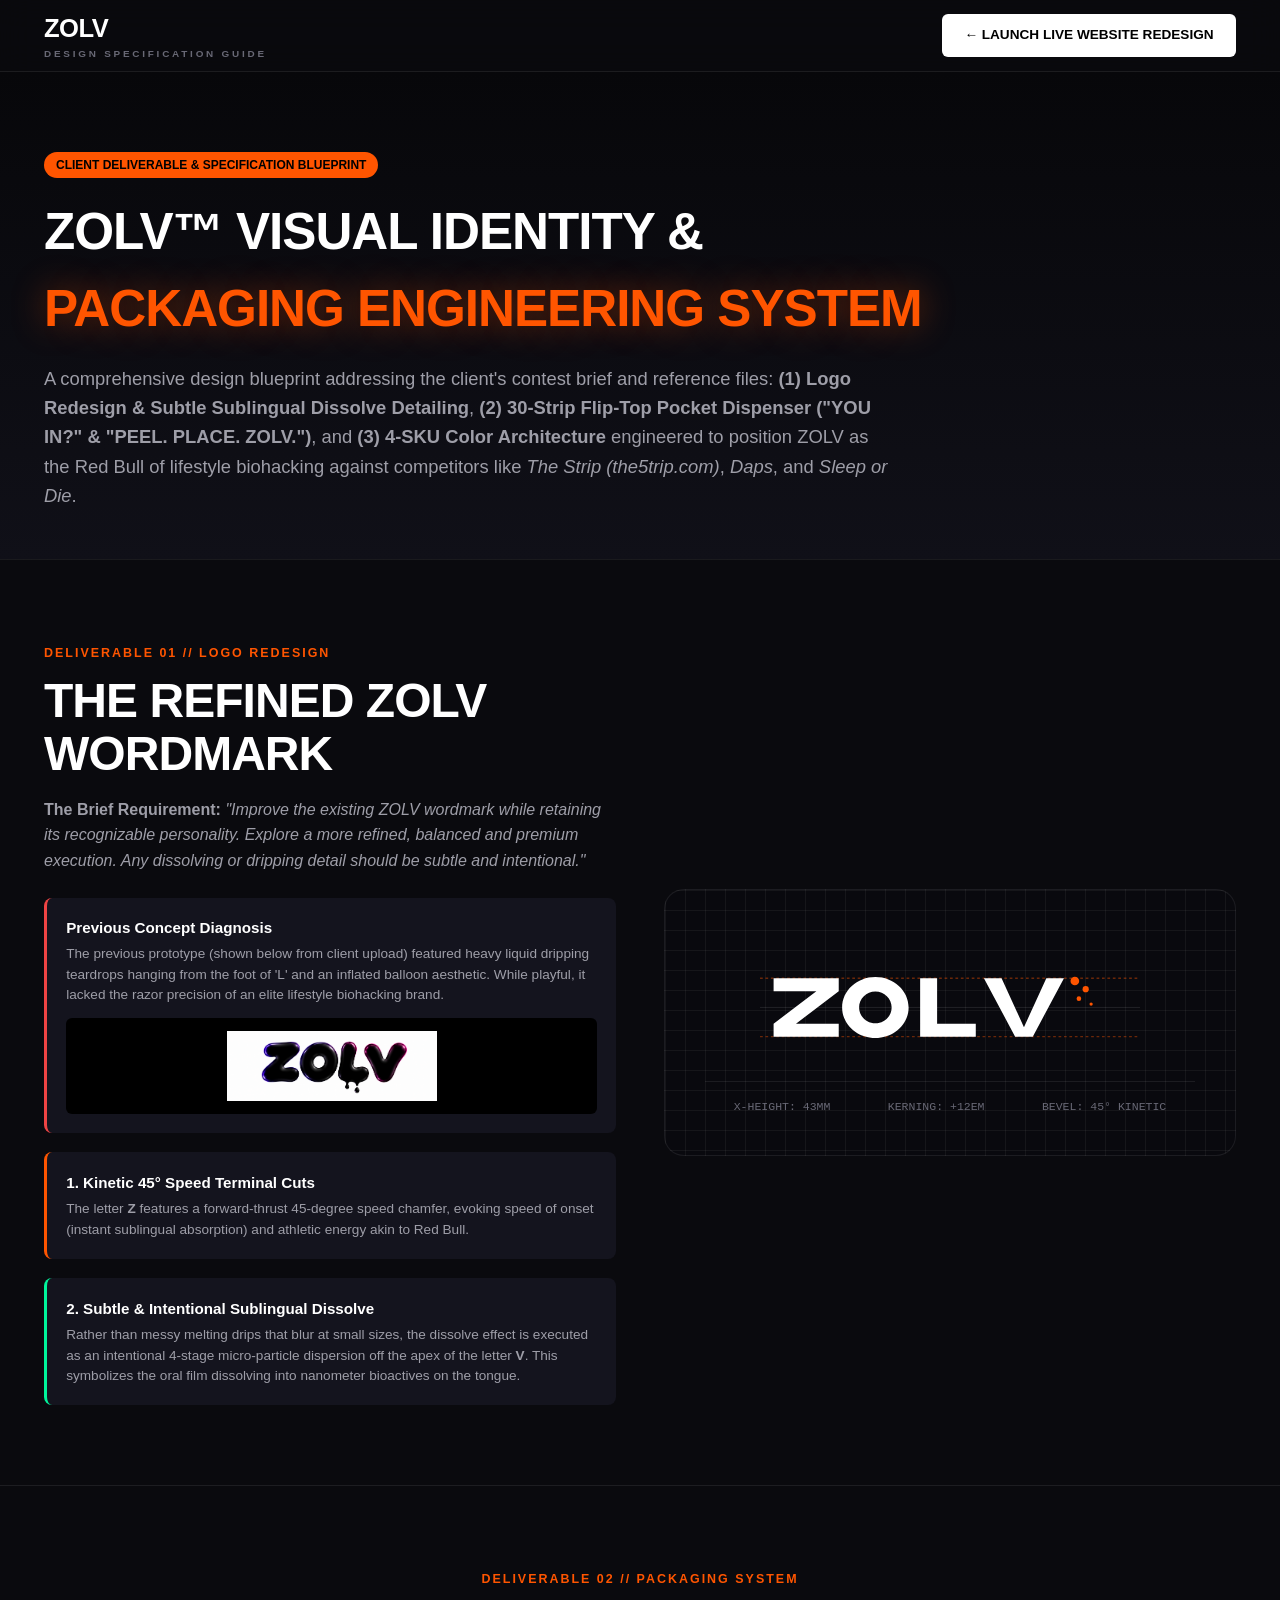
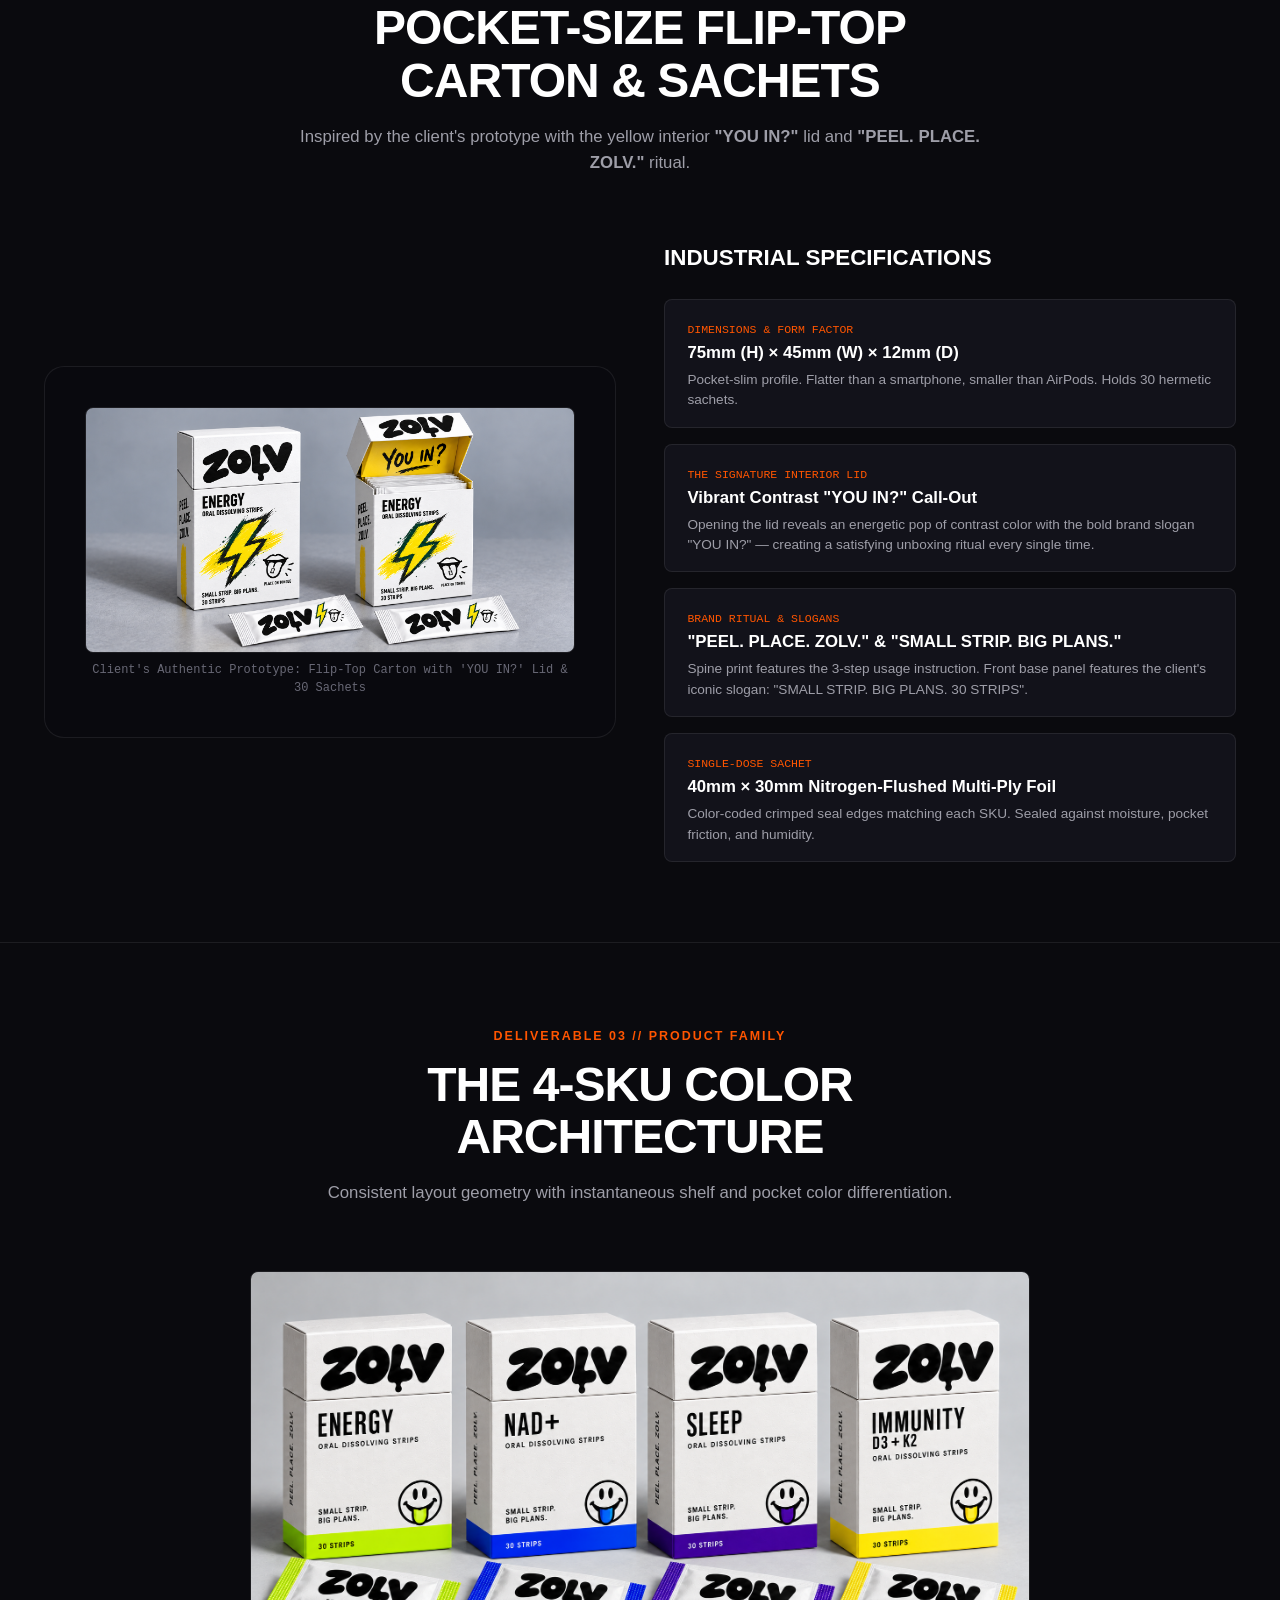
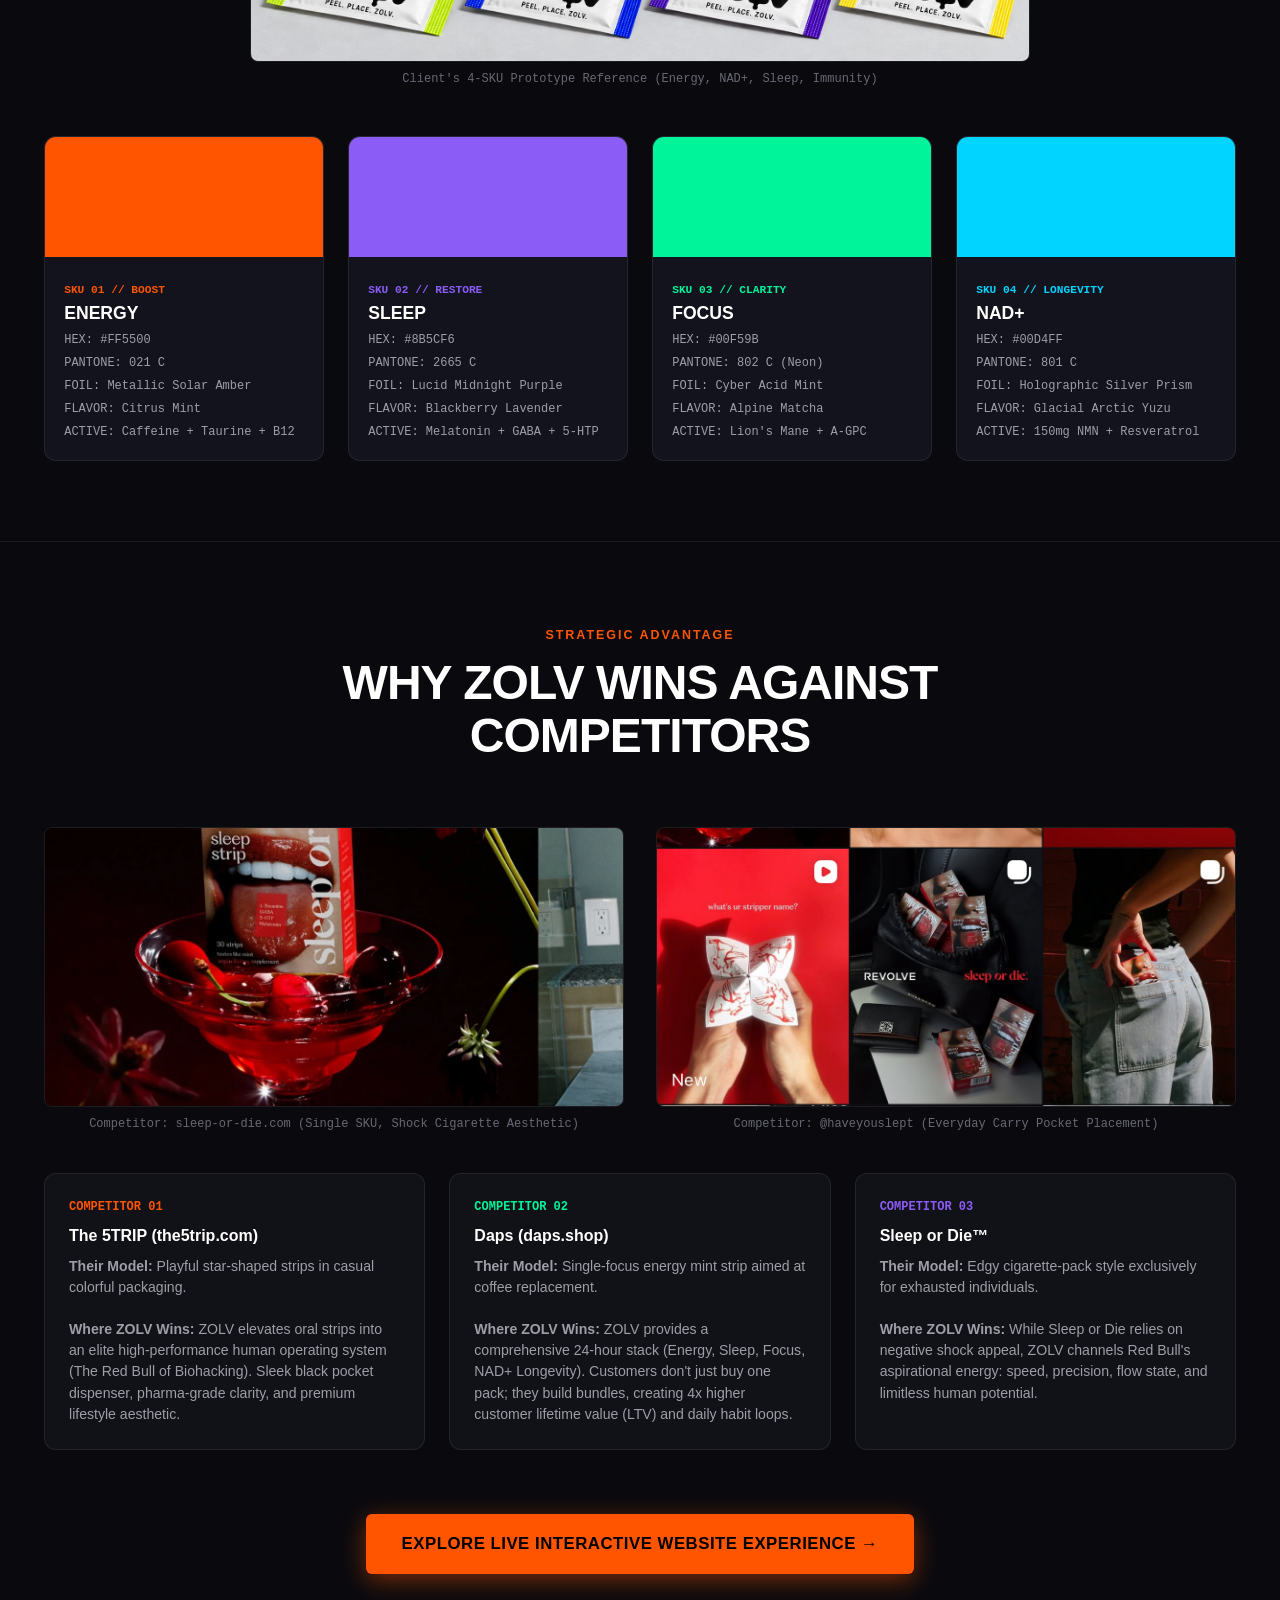
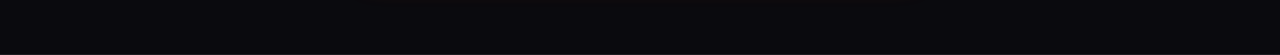
<file: brand-guide.html>
<!DOCTYPE html>
<html lang="en">
<head>
  <meta charset="UTF-8">
  <meta name="viewport" content="width=device-width, initial-scale=1.0">
  <title>ZOLV™ | Brand Identity System, Logo Redesign & Packaging Dieline Blueprint</title>
  <meta name="description" content="Official Client Brand Guideline & Technical Packaging System for ZOLV Oral Bio-Films. Fulfilling contest requirements for Logo, Flip-Top Carton, Sachet, and 4-SKU Range. Small Strip. Big Plans.">
  <link rel="stylesheet" href="styles.css">
  <style>
    /* Specialized Brand Guide Styles */
    .guide-hero {
      padding: 5rem 0 3rem;
      background: linear-gradient(180deg, #07070A 0%, #101018 100%);
      border-bottom: 1px solid var(--color-border);
    }
    .guide-title {
      font-size: clamp(2.2rem, 4vw, 3.5rem);
      font-weight: 900;
      letter-spacing: -0.02em;
      margin-bottom: 1rem;
    }
    .guide-badge {
      display: inline-block;
      background: var(--sku-primary);
      color: #000000;
      font-size: 0.75rem;
      font-weight: 900;
      padding: 0.25rem 0.75rem;
      border-radius: var(--radius-full);
      margin-bottom: 1rem;
    }
    .guide-section {
      padding: 5rem 0;
      border-bottom: 1px solid var(--color-border);
    }
    .grid-2col {
      display: grid;
      grid-template-columns: 1fr 1fr;
      gap: 3rem;
      align-items: center;
    }
    .blueprint-canvas {
      background: #09090E;
      border: 1px solid var(--color-border);
      border-radius: var(--radius-lg);
      padding: 2.5rem;
      position: relative;
    }
    .grid-paper-bg {
      background-image: 
        linear-gradient(to right, rgba(255, 255, 255, 0.05) 1px, transparent 1px),
        linear-gradient(to bottom, rgba(255, 255, 255, 0.05) 1px, transparent 1px);
      background-size: 20px 20px;
    }
    .dieline-card {
      border: 2px dashed rgba(255, 255, 255, 0.2);
      border-radius: 8px;
      padding: 1.5rem;
      position: relative;
    }
    .color-spec-card {
      background: #13131D;
      border: 1px solid var(--color-border);
      border-radius: var(--radius-md);
      overflow: hidden;
    }
    .color-swatch-box {
      height: 120px;
      width: 100%;
    }
    .color-spec-details {
      padding: 1.2rem;
    }
    .color-spec-name {
      font-size: 1.1rem;
      font-weight: 900;
      margin-bottom: 0.3rem;
    }
    .color-spec-codes {
      display: flex;
      flex-direction: column;
      gap: 0.3rem;
      font-family: var(--font-mono);
      font-size: 0.75rem;
      color: var(--color-text-muted);
    }
    .comp-box {
      background: #111118;
      border: 1px solid var(--color-border);
      border-radius: var(--radius-md);
      padding: 1.5rem;
    }
    .comp-title {
      font-size: 1rem;
      font-weight: 800;
      margin-bottom: 0.5rem;
      color: #FFFFFF;
    }
    .comp-desc {
      font-size: 0.88rem;
      color: var(--color-text-muted);
      line-height: 1.5;
    }
    .back-to-site-btn {
      display: inline-flex;
      align-items: center;
      gap: 0.5rem;
      background: #FFFFFF;
      color: #000000;
      font-weight: 800;
      padding: 0.7rem 1.4rem;
      border-radius: var(--radius-sm);
      text-transform: uppercase;
      font-size: 0.85rem;
    }
    .back-to-site-btn:hover {
      background: var(--sku-primary);
    }
    .client-asset-img {
      width: 100%;
      border-radius: 8px;
      border: 1px solid var(--color-border);
      object-fit: cover;
    }
    .asset-caption {
      font-size: 0.75rem;
      color: var(--color-text-subtle);
      font-family: var(--font-mono);
      margin-top: 0.5rem;
      text-align: center;
    }
  </style>
</head>
<body class="theme-energy">

  <!-- Header -->
  <header class="site-header">
    <div class="container header-container">
      <a href="index.html" class="brand-logo">
        <span class="zolv-text" style="font-size: 1.6rem; font-weight: 900;">ZOLV</span>
        <span class="logo-subline">DESIGN SPECIFICATION GUIDE</span>
      </a>
      <div>
        <a href="index.html" class="back-to-site-btn">
          ← Launch Live Website Redesign
        </a>
      </div>
    </div>
  </header>

  <!-- Hero Header -->
  <section class="guide-hero">
    <div class="container">
      <span class="guide-badge">CLIENT DELIVERABLE & SPECIFICATION BLUEPRINT</span>
      <h1 class="guide-title">
        ZOLV™ VISUAL IDENTITY &<br>
        <span class="glow-text">PACKAGING ENGINEERING SYSTEM</span>
      </h1>
      <p style="font-size: 1.15rem; color: var(--color-text-muted); max-width: 850px; line-height: 1.6;">
        A comprehensive design blueprint addressing the client's contest brief and reference files: 
        <strong>(1) Logo Redesign & Subtle Sublingual Dissolve Detailing</strong>, 
        <strong>(2) 30-Strip Flip-Top Pocket Dispenser ("YOU IN?" & "PEEL. PLACE. ZOLV.")</strong>, and 
        <strong>(3) 4-SKU Color Architecture</strong> engineered to position ZOLV as the Red Bull of lifestyle biohacking against competitors like <em>The Strip (the5trip.com)</em>, <em>Daps</em>, and <em>Sleep or Die</em>.
      </p>
    </div>
  </section>

  <!-- SECTION 1: LOGO REDESIGN SYSTEM & EVOLUTION -->
  <section class="guide-section" id="logo-system">
    <div class="container">
      <div class="grid-2col">
        <div>
          <span class="section-subtitle">DELIVERABLE 01 // LOGO REDESIGN</span>
          <h2 class="section-title">THE REFINED ZOLV WORDMARK</h2>
          <p style="color: var(--color-text-muted); font-size: 1rem; line-height: 1.6; margin-bottom: 1.5rem;">
            <strong>The Brief Requirement:</strong> <em>"Improve the existing ZOLV wordmark while retaining its recognizable personality. Explore a more refined, balanced and premium execution. Any dissolving or dripping detail should be subtle and intentional."</em>
          </p>

          <!-- Original Logo vs Redesigned Logo Breakdown -->
          <div style="display: flex; flex-direction: column; gap: 1.2rem;">
            <div style="background: #14141E; padding: 1.2rem; border-radius: 8px; border-left: 3px solid #EF4444;">
              <h4 style="font-size: 0.95rem; font-weight: 800; color: #FFFFFF; margin-bottom: 0.3rem;">Previous Concept Diagnosis</h4>
              <p style="font-size: 0.85rem; color: var(--color-text-muted);">
                The previous prototype (shown below from client upload) featured heavy liquid dripping teardrops hanging from the foot of 'L' and an inflated balloon aesthetic. While playful, it lacked the razor precision of an elite lifestyle biohacking brand.
              </p>
              <div style="margin-top: 0.8rem; background: #000; padding: 0.8rem; border-radius: 6px;">
                <img src="client-assets/ECAD9876-A10A-4216-9864-C5C4EC31DE56.png" alt="Client's Original Logo Concept" style="max-height: 70px; display: block; margin: 0 auto;">
              </div>
            </div>

            <div style="background: #14141E; padding: 1.2rem; border-radius: 8px; border-left: 3px solid #FF5500;">
              <h4 style="font-size: 0.95rem; font-weight: 800; color: #FFFFFF; margin-bottom: 0.3rem;">1. Kinetic 45° Speed Terminal Cuts</h4>
              <p style="font-size: 0.85rem; color: var(--color-text-muted);">
                The letter <strong>Z</strong> features a forward-thrust 45-degree speed chamfer, evoking speed of onset (instant sublingual absorption) and athletic energy akin to Red Bull.
              </p>
            </div>

            <div style="background: #14141E; padding: 1.2rem; border-radius: 8px; border-left: 3px solid #00F59B;">
              <h4 style="font-size: 0.95rem; font-weight: 800; color: #FFFFFF; margin-bottom: 0.3rem;">2. Subtle & Intentional Sublingual Dissolve</h4>
              <p style="font-size: 0.85rem; color: var(--color-text-muted);">
                Rather than messy melting drips that blur at small sizes, the dissolve effect is executed as an intentional 4-stage micro-particle dispersion off the apex of the letter <strong>V</strong>. This symbolizes the oral film dissolving into nanometer bioactives on the tongue.
              </p>
            </div>
          </div>
        </div>

        <div class="blueprint-canvas grid-paper-bg text-center">
          <div style="padding: 2rem 0;">
            <svg viewBox="0 0 280 64" fill="none" style="width: 100%; max-width: 380px; margin: 0 auto;">
              <line x1="0" y1="12" x2="280" y2="12" stroke="rgba(255, 85, 0, 0.4)" stroke-dasharray="2,2" stroke-width="1"/>
              <line x1="0" y1="55" x2="280" y2="55" stroke="rgba(255, 85, 0, 0.4)" stroke-dasharray="2,2" stroke-width="1"/>
              <line x1="0" y1="33.5" x2="280" y2="33.5" stroke="rgba(255, 255, 255, 0.15)" stroke-width="0.5"/>

              <path d="M10 12H58V21.5L26.5 45.5H58V55H10V45.5L41.5 21.5H10V12Z" fill="#FFFFFF" />
              <path fill-rule="evenodd" clip-rule="evenodd" d="M85 11C71.5 11 60.5 21 60.5 33.5C60.5 46 71.5 56 85 56C98.5 56 109.5 46 109.5 33.5C109.5 21 98.5 11 85 11ZM85 21.8C78.4 21.8 73 27 73 33.5C73 40 78.4 45.2 85 45.2C91.6 45.2 97 40 97 33.5C97 27 91.6 21.8 85 21.8Z" fill="#FFFFFF" />
              <path d="M118 12H130.5V45.5H159V55H118V12Z" fill="#FFFFFF" />
              <path d="M165 12H178L194.5 48L211 12H224L201 55H188L165 12Z" fill="#FFFFFF" />
              
              <circle cx="232" cy="14" r="3.2" fill="#FF5500" />
              <circle cx="240" cy="20" r="2.3" fill="#FF5500" />
              <circle cx="235" cy="27" r="1.7" fill="#FF5500" />
              <circle cx="244" cy="31" r="1.2" fill="#FF5500" />
            </svg>
          </div>
          <div style="font-family: var(--font-mono); font-size: 0.72rem; color: var(--color-text-subtle); display: flex; justify-content: space-around; border-top: 1px solid rgba(255,255,255,0.08); padding-top: 1rem;">
            <span>X-HEIGHT: 43MM</span>
            <span>KERNING: +12EM</span>
            <span>BEVEL: 45° KINETIC</span>
          </div>
        </div>
      </div>
    </div>
  </section>

  <!-- SECTION 2: PACKAGING ENGINEERING, "YOU IN?" & DIELINE SPECS -->
  <section class="guide-section" id="packaging-blueprint">
    <div class="container">
      <div class="section-header text-center">
        <span class="section-subtitle">DELIVERABLE 02 // PACKAGING SYSTEM</span>
        <h2 class="section-title">POCKET-SIZE FLIP-TOP CARTON & SACHETS</h2>
        <p class="section-desc">
          Inspired by the client's prototype with the yellow interior <strong>"YOU IN?"</strong> lid and <strong>"PEEL. PLACE. ZOLV."</strong> ritual.
        </p>
      </div>

      <div class="grid-2col" style="margin-top: 3rem;">
        <!-- Prototype Visual & Schematic -->
        <div class="blueprint-canvas">
          <img src="client-assets/78A19110-D52A-4275-A603-859BB1B66B5A.png" alt="Client Prototype: Flip-Top Carton with 'YOU IN?'" class="client-asset-img">
          <p class="asset-caption">Client's Authentic Prototype: Flip-Top Carton with 'YOU IN?' Lid & 30 Sachets</p>
        </div>

        <!-- Specifications Breakdown -->
        <div>
          <h3 style="font-size: 1.4rem; font-weight: 900; margin-bottom: 1.5rem;">INDUSTRIAL SPECIFICATIONS</h3>
          <div style="display: flex; flex-direction: column; gap: 1rem;">
            <div style="background: #12121A; padding: 1rem 1.4rem; border-radius: 8px; border: 1px solid var(--color-border);">
              <span style="font-family: var(--font-mono); font-size: 0.72rem; color: var(--sku-primary);">DIMENSIONS & FORM FACTOR</span>
              <h4 style="font-size: 1.05rem; font-weight: 800; color: #FFFFFF;">75mm (H) × 45mm (W) × 12mm (D)</h4>
              <p style="font-size: 0.85rem; color: var(--color-text-muted); margin-top: 0.3rem;">
                Pocket-slim profile. Flatter than a smartphone, smaller than AirPods. Holds 30 hermetic sachets.
              </p>
            </div>

            <div style="background: #12121A; padding: 1rem 1.4rem; border-radius: 8px; border: 1px solid var(--color-border);">
              <span style="font-family: var(--font-mono); font-size: 0.72rem; color: var(--sku-primary);">THE SIGNATURE INTERIOR LID</span>
              <h4 style="font-size: 1.05rem; font-weight: 800; color: #FFFFFF;">Vibrant Contrast "YOU IN?" Call-Out</h4>
              <p style="font-size: 0.85rem; color: var(--color-text-muted); margin-top: 0.3rem;">
                Opening the lid reveals an energetic pop of contrast color with the bold brand slogan "YOU IN?" — creating a satisfying unboxing ritual every single time.
              </p>
            </div>

            <div style="background: #12121A; padding: 1rem 1.4rem; border-radius: 8px; border: 1px solid var(--color-border);">
              <span style="font-family: var(--font-mono); font-size: 0.72rem; color: var(--sku-primary);">BRAND RITUAL & SLOGANS</span>
              <h4 style="font-size: 1.05rem; font-weight: 800; color: #FFFFFF;">"PEEL. PLACE. ZOLV." & "SMALL STRIP. BIG PLANS."</h4>
              <p style="font-size: 0.85rem; color: var(--color-text-muted); margin-top: 0.3rem;">
                Spine print features the 3-step usage instruction. Front base panel features the client's iconic slogan: "SMALL STRIP. BIG PLANS. 30 STRIPS".
              </p>
            </div>

            <div style="background: #12121A; padding: 1rem 1.4rem; border-radius: 8px; border: 1px solid var(--color-border);">
              <span style="font-family: var(--font-mono); font-size: 0.72rem; color: var(--sku-primary);">SINGLE-DOSE SACHET</span>
              <h4 style="font-size: 1.05rem; font-weight: 800; color: #FFFFFF;">40mm × 30mm Nitrogen-Flushed Multi-Ply Foil</h4>
              <p style="font-size: 0.85rem; color: var(--color-text-muted); margin-top: 0.3rem;">
                Color-coded crimped seal edges matching each SKU. Sealed against moisture, pocket friction, and humidity.
              </p>
            </div>
          </div>
        </div>
      </div>
    </div>
  </section>

  <!-- SECTION 3: 4-SKU COLOR SYSTEM & PRODUCT FAMILY -->
  <section class="guide-section" id="color-system">
    <div class="container">
      <div class="section-header text-center">
        <span class="section-subtitle">DELIVERABLE 03 // PRODUCT FAMILY</span>
        <h2 class="section-title">THE 4-SKU COLOR ARCHITECTURE</h2>
        <p class="section-desc">
          Consistent layout geometry with instantaneous shelf and pocket color differentiation.
        </p>
      </div>

      <!-- Client Original Lineup Image -->
      <div style="max-width: 780px; margin: 2rem auto 3rem;">
        <img src="client-assets/B8D0208E-C352-4E4D-BE8D-86BB1F5A9918.png" alt="Client's Original 4-SKU Lineup" class="client-asset-img">
        <p class="asset-caption">Client's 4-SKU Prototype Reference (Energy, NAD+, Sleep, Immunity)</p>
      </div>

      <div style="display: grid; grid-template-columns: repeat(4, 1fr); gap: 1.5rem;">
        
        <!-- Energy SKU -->
        <div class="color-spec-card">
          <div class="color-swatch-box" style="background: #FF5500;"></div>
          <div class="color-spec-details">
            <span style="font-size: 0.7rem; font-weight: 800; color: #FF5500; font-family: monospace;">SKU 01 // BOOST</span>
            <h4 class="color-spec-name">ENERGY</h4>
            <div class="color-spec-codes">
              <span>HEX: #FF5500</span>
              <span>PANTONE: 021 C</span>
              <span>FOIL: Metallic Solar Amber</span>
              <span>FLAVOR: Citrus Mint</span>
              <span>ACTIVE: Caffeine + Taurine + B12</span>
            </div>
          </div>
        </div>

        <!-- Sleep SKU -->
        <div class="color-spec-card">
          <div class="color-swatch-box" style="background: #8B5CF6;"></div>
          <div class="color-spec-details">
            <span style="font-size: 0.7rem; font-weight: 800; color: #8B5CF6; font-family: monospace;">SKU 02 // RESTORE</span>
            <h4 class="color-spec-name">SLEEP</h4>
            <div class="color-spec-codes">
              <span>HEX: #8B5CF6</span>
              <span>PANTONE: 2665 C</span>
              <span>FOIL: Lucid Midnight Purple</span>
              <span>FLAVOR: Blackberry Lavender</span>
              <span>ACTIVE: Melatonin + GABA + 5-HTP</span>
            </div>
          </div>
        </div>

        <!-- Focus SKU -->
        <div class="color-spec-card">
          <div class="color-swatch-box" style="background: #00F59B;"></div>
          <div class="color-spec-details">
            <span style="font-size: 0.7rem; font-weight: 800; color: #00F59B; font-family: monospace;">SKU 03 // CLARITY</span>
            <h4 class="color-spec-name">FOCUS</h4>
            <div class="color-spec-codes">
              <span>HEX: #00F59B</span>
              <span>PANTONE: 802 C (Neon)</span>
              <span>FOIL: Cyber Acid Mint</span>
              <span>FLAVOR: Alpine Matcha</span>
              <span>ACTIVE: Lion's Mane + A-GPC</span>
            </div>
          </div>
        </div>

        <!-- NAD+ SKU -->
        <div class="color-spec-card">
          <div class="color-swatch-box" style="background: #00D4FF;"></div>
          <div class="color-spec-details">
            <span style="font-size: 0.7rem; font-weight: 800; color: #00D4FF; font-family: monospace;">SKU 04 // LONGEVITY</span>
            <h4 class="color-spec-name">NAD+</h4>
            <div class="color-spec-codes">
              <span>HEX: #00D4FF</span>
              <span>PANTONE: 801 C</span>
              <span>FOIL: Holographic Silver Prism</span>
              <span>FLAVOR: Glacial Arctic Yuzu</span>
              <span>ACTIVE: 150mg NMN + Resveratrol</span>
            </div>
          </div>
        </div>

      </div>
    </div>
  </section>

  <!-- SECTION 4: COMPETITOR BENCHMARK (SLEEP OR DIE / THE STRIP) -->
  <section class="guide-section" id="competitors">
    <div class="container">
      <div class="section-header text-center">
        <span class="section-subtitle">STRATEGIC ADVANTAGE</span>
        <h2 class="section-title">WHY ZOLV WINS AGAINST COMPETITORS</h2>
      </div>

      <!-- Competitor Proof Gallery -->
      <div style="display: grid; grid-template-columns: 1fr 1fr; gap: 2rem; margin: 2.5rem 0;">
        <div>
          <img src="client-assets/IMG_0597.png" alt="Competitor: Sleep or Die Website" class="client-asset-img" style="height: 280px;">
          <p class="asset-caption">Competitor: sleep-or-die.com (Single SKU, Shock Cigarette Aesthetic)</p>
        </div>
        <div>
          <img src="client-assets/IMG_0783.png" alt="Competitor: Sleep or Die Lifestyle Feed" class="client-asset-img" style="height: 280px;">
          <p class="asset-caption">Competitor: @haveyouslept (Everyday Carry Pocket Placement)</p>
        </div>
      </div>

      <div style="display: grid; grid-template-columns: repeat(3, 1fr); gap: 1.5rem;">
        <div class="comp-box">
          <div style="font-family: monospace; font-size: 0.75rem; color: #FF5500; font-weight: 800; margin-bottom: 0.5rem;">COMPETITOR 01</div>
          <h4 class="comp-title">The 5TRIP (the5trip.com)</h4>
          <p class="comp-desc">
            <strong>Their Model:</strong> Playful star-shaped strips in casual colorful packaging.<br><br>
            <strong>Where ZOLV Wins:</strong> ZOLV elevates oral strips into an elite high-performance human operating system (The Red Bull of Biohacking). Sleek black pocket dispenser, pharma-grade clarity, and premium lifestyle aesthetic.
          </p>
        </div>

        <div class="comp-box">
          <div style="font-family: monospace; font-size: 0.75rem; color: #00F59B; font-weight: 800; margin-bottom: 0.5rem;">COMPETITOR 02</div>
          <h4 class="comp-title">Daps (daps.shop)</h4>
          <p class="comp-desc">
            <strong>Their Model:</strong> Single-focus energy mint strip aimed at coffee replacement.<br><br>
            <strong>Where ZOLV Wins:</strong> ZOLV provides a comprehensive 24-hour stack (Energy, Sleep, Focus, NAD+ Longevity). Customers don't just buy one pack; they build bundles, creating 4x higher customer lifetime value (LTV) and daily habit loops.
          </p>
        </div>

        <div class="comp-box">
          <div style="font-family: monospace; font-size: 0.75rem; color: #8B5CF6; font-weight: 800; margin-bottom: 0.5rem;">COMPETITOR 03</div>
          <h4 class="comp-title">Sleep or Die™</h4>
          <p class="comp-desc">
            <strong>Their Model:</strong> Edgy cigarette-pack style exclusively for exhausted individuals.<br><br>
            <strong>Where ZOLV Wins:</strong> While Sleep or Die relies on negative shock appeal, ZOLV channels Red Bull's aspirational energy: speed, precision, flow state, and limitless human potential.
          </p>
        </div>
      </div>

      <div style="margin-top: 4rem; text-align: center;">
        <a href="index.html" class="btn btn-primary btn-lg">
          Explore Live Interactive Website Experience →
        </a>
      </div>
    </div>
  </section>

</body>
</html>
</file>
<file: styles.css>
/* ==========================================================================
   ZOLV™ BRAND & PACKAGING DESIGN SYSTEM - CORE STYLESHEET
   Aesthetic: Premium Neo-Brutalist High-Performance DTC (Red Bull x Apple Pro)
   ========================================================================== */

:root {
  /* Dynamic SKU Theme Variables (Defaults to Energy) */
  --sku-primary: #FF5500;
  --sku-primary-glow: rgba(255, 85, 0, 0.45);
  --sku-secondary: #FFAA00;
  --sku-bg-tint: rgba(255, 85, 0, 0.06);
  --sku-border: rgba(255, 85, 0, 0.3);

  /* Global Color Palette */
  --color-bg: #0A0A0E;
  --color-surface: #121218;
  --color-surface-hover: #1A1A22;
  --color-surface-subtle: #181822;
  --color-border: rgba(255, 255, 255, 0.08);
  --color-border-hover: rgba(255, 255, 255, 0.2);
  --color-text-main: #FFFFFF;
  --color-text-muted: #9E9EA8;
  --color-text-subtle: #686875;
  --color-accent-green: #00F59B;
  --color-card-dark: #0E0E14;

  /* Typography */
  --font-heading: -apple-system, BlinkMacSystemFont, "Segoe UI", Roboto, "Helvetica Neue", Arial, sans-serif;
  --font-mono: ui-monospace, SFMono-Regular, "SF Mono", Menlo, Consolas, monospace;

  /* Spacing & Layout */
  --container-max: 1240px;
  --header-height: 72px;
  --radius-sm: 6px;
  --radius-md: 12px;
  --radius-lg: 20px;
  --radius-xl: 28px;
  --radius-full: 9999px;

  /* Shadows & Glows */
  --shadow-subtle: 0 4px 20px rgba(0, 0, 0, 0.4);
  --shadow-elevated: 0 12px 40px rgba(0, 0, 0, 0.6);
  --shadow-pack: 0 25px 60px -15px rgba(0, 0, 0, 0.85);

  /* Transitions */
  --transition-fast: 0.2s cubic-bezier(0.16, 1, 0.3, 1);
  --transition-smooth: 0.35s cubic-bezier(0.16, 1, 0.3, 1);
  --transition-spring: 0.5s cubic-bezier(0.34, 1.56, 0.64, 1);
}

/* ================= THEME SKU OVERRIDES ================= */
body.theme-energy {
  --sku-primary: #FF5500;
  --sku-primary-glow: rgba(255, 85, 0, 0.45);
  --sku-secondary: #FF8800;
  --sku-bg-tint: rgba(255, 85, 0, 0.07);
  --sku-border: rgba(255, 85, 0, 0.35);
}

body.theme-sleep {
  --sku-primary: #8B5CF6;
  --sku-primary-glow: rgba(139, 92, 246, 0.45);
  --sku-secondary: #A78BFA;
  --sku-bg-tint: rgba(139, 92, 246, 0.08);
  --sku-border: rgba(139, 92, 246, 0.35);
}

body.theme-focus {
  --sku-primary: #00F59B;
  --sku-primary-glow: rgba(0, 245, 155, 0.4);
  --sku-secondary: #34D399;
  --sku-bg-tint: rgba(0, 245, 155, 0.07);
  --sku-border: rgba(0, 245, 155, 0.35);
}

body.theme-nad {
  --sku-primary: #00D4FF;
  --sku-primary-glow: rgba(0, 212, 255, 0.45);
  --sku-secondary: #7DD3FC;
  --sku-bg-tint: rgba(0, 212, 255, 0.07);
  --sku-border: rgba(0, 212, 255, 0.35);
}

/* ================= RESET & BASE ================= */
*, *::before, *::after {
  box-sizing: border-box;
  margin: 0;
  padding: 0;
}

html {
  scroll-behavior: smooth;
  font-size: 16px;
  background-color: var(--color-bg);
  color: var(--color-text-main);
  font-family: var(--font-heading);
  -webkit-font-smoothing: antialiased;
}

body {
  background-color: var(--color-bg);
  color: var(--color-text-main);
  line-height: 1.5;
  overflow-x: hidden;
  position: relative;
  transition: background-color var(--transition-smooth);
}

img, svg {
  display: block;
  max-width: 100%;
}

a {
  color: inherit;
  text-decoration: none;
  transition: color var(--transition-fast);
}

button {
  font-family: inherit;
  cursor: pointer;
  border: none;
  background: none;
  color: inherit;
  outline: none;
}

.container {
  width: 100%;
  max-width: var(--container-max);
  margin: 0 auto;
  padding: 0 1.5rem;
}

/* ================= UTILITY CLASSES ================= */
.text-center { text-align: center; }
.w-full { width: 100%; }
.text-green { color: var(--color-accent-green); }

.glow-text {
  color: var(--sku-primary);
  text-shadow: 0 0 35px var(--sku-primary-glow);
  transition: color var(--transition-smooth), text-shadow var(--transition-smooth);
}

/* Noise texture backdrop */
.noise-overlay {
  position: fixed;
  inset: 0;
  background-image: radial-gradient(rgba(255, 255, 255, 0.03) 1px, transparent 1px);
  background-size: 24px 24px;
  pointer-events: none;
  z-index: 1;
}

.ambient-glow {
  position: absolute;
  top: -150px;
  right: 10%;
  width: 600px;
  height: 600px;
  background: radial-gradient(circle, var(--sku-primary-glow) 0%, transparent 70%);
  filter: blur(80px);
  opacity: 0.6;
  pointer-events: none;
  z-index: 0;
  transition: background var(--transition-smooth);
}

/* ================= BUTTONS ================= */
.btn {
  display: inline-flex;
  align-items: center;
  justify-content: center;
  gap: 0.6rem;
  font-weight: 700;
  font-size: 0.95rem;
  letter-spacing: 0.03em;
  padding: 0.9rem 1.6rem;
  border-radius: var(--radius-sm);
  transition: all var(--transition-fast);
  text-transform: uppercase;
  position: relative;
  overflow: hidden;
}

.btn-primary {
  background: var(--sku-primary);
  color: #000000;
  box-shadow: 0 6px 24px var(--sku-primary-glow);
}

.btn-primary:hover {
  transform: translateY(-2px);
  box-shadow: 0 10px 32px var(--sku-primary-glow);
  filter: brightness(1.1);
}

.btn-secondary {
  background: rgba(255, 255, 255, 0.08);
  color: #FFFFFF;
  border: 1px solid var(--color-border-hover);
  backdrop-filter: blur(10px);
}

.btn-secondary:hover {
  background: rgba(255, 255, 255, 0.15);
  transform: translateY(-2px);
}

.btn-outline {
  border: 1px solid var(--sku-border);
  color: var(--sku-primary);
  background: rgba(0, 0, 0, 0.4);
}

.btn-outline:hover {
  background: var(--sku-bg-tint);
  border-color: var(--sku-primary);
}

.btn-sm {
  padding: 0.55rem 1rem;
  font-size: 0.8rem;
}

.btn-lg {
  padding: 1.1rem 2.2rem;
  font-size: 1.05rem;
  font-weight: 800;
}

/* ================= TOP ANNOUNCEMENT BAR ================= */
.top-announcement {
  background: #000000;
  border-bottom: 1px solid var(--color-border);
  font-size: 0.8rem;
  font-weight: 600;
  padding: 0.5rem 0;
  position: relative;
  z-index: 50;
}

.announcement-inner {
  display: flex;
  align-items: center;
  justify-content: center;
  gap: 1rem;
  flex-wrap: wrap;
}

.announcement-pill {
  background: var(--sku-primary);
  color: #000000;
  padding: 0.15rem 0.6rem;
  border-radius: var(--radius-full);
  font-size: 0.7rem;
  font-weight: 800;
  letter-spacing: 0.05em;
}

.announcement-text {
  color: var(--color-text-muted);
}

.announcement-text strong {
  color: #FFFFFF;
}

.announcement-link {
  color: var(--sku-primary);
  font-weight: 700;
}

.announcement-link:hover {
  text-decoration: underline;
}

.brand-guide-badge {
  display: inline-flex;
  align-items: center;
  gap: 0.4rem;
  background: rgba(255, 255, 255, 0.1);
  padding: 0.2rem 0.7rem;
  border-radius: var(--radius-full);
  color: #FFFFFF;
  border: 1px solid rgba(255, 255, 255, 0.2);
  transition: all var(--transition-fast);
}

.brand-guide-badge:hover {
  background: var(--sku-primary);
  color: #000000;
  border-color: var(--sku-primary);
}

/* ================= SITE HEADER ================= */
.site-header {
  position: sticky;
  top: 0;
  width: 100%;
  height: var(--header-height);
  background: rgba(10, 10, 14, 0.85);
  backdrop-filter: blur(16px);
  -webkit-backdrop-filter: blur(16px);
  border-bottom: 1px solid var(--color-border);
  z-index: 40;
  transition: all var(--transition-fast);
}

.header-container {
  display: flex;
  align-items: center;
  justify-content: space-between;
  height: 100%;
}

/* Brand Logo (Refined Vector SVG) */
.brand-logo {
  display: flex;
  flex-direction: column;
  gap: 0.15rem;
}

.logo-wrapper {
  display: flex;
  align-items: baseline;
  gap: 0.25rem;
}

.zolv-text {
  font-size: 1.8rem;
  font-weight: 900;
  letter-spacing: -0.02em;
  color: #FFFFFF;
}

.zolv-wordmark-svg {
  height: 28px;
  width: auto;
  overflow: visible;
}

.dissolve-particle {
  transition: fill var(--transition-smooth);
}

.tm-mark {
  font-size: 0.65rem;
  font-weight: 800;
  color: var(--sku-primary);
}

.logo-subline {
  font-size: 0.62rem;
  letter-spacing: 0.28em;
  color: var(--color-text-subtle);
  font-weight: 700;
  margin-top: -2px;
}

/* Navigation Links */
.main-nav {
  display: flex;
  align-items: center;
}

.nav-links {
  display: flex;
  list-style: none;
  gap: 2rem;
  align-items: center;
}

.nav-item {
  font-size: 0.88rem;
  font-weight: 600;
  color: var(--color-text-muted);
  letter-spacing: 0.02em;
  padding: 0.5rem 0;
  position: relative;
}

.nav-item:hover, .nav-item.active {
  color: #FFFFFF;
}

.nav-item::after {
  content: "";
  position: absolute;
  bottom: 0;
  left: 0;
  width: 0;
  height: 2px;
  background: var(--sku-primary);
  transition: width var(--transition-fast);
}

.nav-item:hover::after {
  width: 100%;
}

.badge-sku-count {
  background: var(--sku-bg-tint);
  color: var(--sku-primary);
  border: 1px solid var(--sku-border);
  font-size: 0.68rem;
  padding: 0.1rem 0.4rem;
  border-radius: var(--radius-full);
  margin-left: 0.3rem;
  font-weight: 800;
}

.highlight-link {
  color: var(--sku-primary);
}

/* Dropdown */
.has-dropdown {
  position: relative;
}

.nav-dropdown {
  position: absolute;
  top: 100%;
  left: 0;
  width: 290px;
  background: #14141C;
  border: 1px solid var(--color-border);
  border-radius: var(--radius-md);
  padding: 0.6rem;
  box-shadow: var(--shadow-elevated);
  opacity: 0;
  visibility: hidden;
  transform: translateY(10px);
  transition: all var(--transition-fast);
  z-index: 100;
  display: flex;
  flex-direction: column;
  gap: 0.3rem;
}

.has-dropdown:hover .nav-dropdown {
  opacity: 1;
  visibility: visible;
  transform: translateY(0);
}

.dropdown-item {
  display: flex;
  align-items: center;
  gap: 0.8rem;
  padding: 0.6rem 0.8rem;
  border-radius: var(--radius-sm);
  transition: background var(--transition-fast);
}

.dropdown-item:hover {
  background: rgba(255, 255, 255, 0.06);
}

.dropdown-item strong {
  display: block;
  font-size: 0.85rem;
  color: #FFFFFF;
}

.dropdown-item span {
  font-size: 0.72rem;
  color: var(--color-text-muted);
}

.sku-dot {
  width: 10px;
  height: 10px;
  border-radius: 50%;
  flex-shrink: 0;
}

.sku-dot-energy { background: #FF5500; box-shadow: 0 0 8px #FF5500; }
.sku-dot-sleep { background: #8B5CF6; box-shadow: 0 0 8px #8B5CF6; }
.sku-dot-focus { background: #00F59B; box-shadow: 0 0 8px #00F59B; }
.sku-dot-nad { background: #00D4FF; box-shadow: 0 0 8px #00D4FF; }

/* Header Actions */
.header-actions {
  display: flex;
  align-items: center;
  gap: 0.8rem;
}

.spec-btn {
  display: flex;
  align-items: center;
  gap: 0.4rem;
  font-size: 0.8rem;
  font-weight: 700;
  color: var(--color-text-muted);
  border: 1px solid var(--color-border);
  padding: 0.45rem 0.85rem;
  border-radius: var(--radius-full);
  background: rgba(255, 255, 255, 0.03);
  transition: all var(--transition-fast);
}

.spec-btn:hover {
  color: #FFFFFF;
  border-color: var(--color-border-hover);
  background: rgba(255, 255, 255, 0.08);
}

.icon-btn {
  width: 40px;
  height: 40px;
  display: flex;
  align-items: center;
  justify-content: center;
  border-radius: 50%;
  border: 1px solid var(--color-border);
  color: var(--color-text-muted);
  transition: all var(--transition-fast);
}

.icon-btn:hover {
  color: #FFFFFF;
  border-color: var(--color-border-hover);
}

.cart-trigger {
  display: flex;
  align-items: center;
  gap: 0.4rem;
  background: #181822;
  border: 1px solid var(--sku-border);
  padding: 0.5rem 0.9rem;
  border-radius: var(--radius-full);
  color: #FFFFFF;
  font-weight: 700;
  transition: all var(--transition-fast);
}

.cart-trigger:hover {
  background: var(--sku-bg-tint);
  border-color: var(--sku-primary);
  transform: scale(1.03);
}

.cart-count {
  background: var(--sku-primary);
  color: #000000;
  font-size: 0.72rem;
  font-weight: 800;
  padding: 0.15rem 0.5rem;
  border-radius: var(--radius-full);
  min-width: 18px;
  text-align: center;
}

.mobile-toggle {
  display: none;
  flex-direction: column;
  gap: 5px;
  width: 30px;
  height: 24px;
}

.mobile-toggle span {
  display: block;
  width: 100%;
  height: 2px;
  background: #FFFFFF;
  transition: all var(--transition-fast);
}

/* ================= HERO SECTION ================= */
.hero-section {
  position: relative;
  padding: 4.5rem 0 5rem;
  min-height: calc(100vh - var(--header-height));
  display: flex;
  align-items: center;
  z-index: 2;
}

.hero-grid {
  display: grid;
  grid-template-columns: 1.15fr 0.95fr;
  gap: 3.5rem;
  align-items: center;
}

.hero-tag-wrap {
  display: flex;
  align-items: center;
  gap: 0.8rem;
  margin-bottom: 1.4rem;
  flex-wrap: wrap;
}

.hero-tag {
  display: inline-flex;
  align-items: center;
  gap: 0.5rem;
  background: var(--sku-bg-tint);
  border: 1px solid var(--sku-border);
  color: var(--sku-primary);
  padding: 0.35rem 0.85rem;
  border-radius: var(--radius-full);
  font-size: 0.75rem;
  font-weight: 800;
  letter-spacing: 0.06em;
  transition: all var(--transition-smooth);
}

.pulse-led {
  width: 7px;
  height: 7px;
  border-radius: 50%;
  background: var(--sku-primary);
  box-shadow: 0 0 10px var(--sku-primary);
  animation: pulse-glow 2s infinite;
}

@keyframes pulse-glow {
  0%, 100% { opacity: 1; transform: scale(1); }
  50% { opacity: 0.4; transform: scale(0.85); }
}

.hero-subtag {
  color: var(--color-text-subtle);
  font-size: 0.8rem;
  font-weight: 600;
  font-family: var(--font-mono);
}

.hero-title {
  font-size: clamp(2.4rem, 4.8vw, 4.2rem);
  font-weight: 900;
  line-height: 1.05;
  letter-spacing: -0.03em;
  margin-bottom: 1.5rem;
  text-transform: uppercase;
}

.hero-description {
  font-size: 1.1rem;
  line-height: 1.6;
  color: var(--color-text-muted);
  max-width: 580px;
  margin-bottom: 2rem;
}

.hero-description strong {
  color: #FFFFFF;
}

/* SKU Switcher Pills */
.hero-sku-selector {
  margin-bottom: 2.2rem;
}

.selector-label {
  display: block;
  font-size: 0.72rem;
  letter-spacing: 0.12em;
  color: var(--color-text-subtle);
  font-weight: 800;
  margin-bottom: 0.75rem;
}

.sku-pill-group {
  display: grid;
  grid-template-columns: repeat(4, 1fr);
  gap: 0.6rem;
}

.sku-pill {
  background: #14141C;
  border: 1px solid var(--color-border);
  padding: 0.7rem 0.8rem;
  border-radius: var(--radius-sm);
  text-align: left;
  transition: all var(--transition-fast);
  display: flex;
  flex-direction: column;
  gap: 0.15rem;
  position: relative;
}

.sku-pill .dot {
  width: 8px;
  height: 8px;
  border-radius: 50%;
  margin-bottom: 0.2rem;
}

.sku-pill[data-sku="energy"] .dot { background: #FF5500; }
.sku-pill[data-sku="sleep"] .dot { background: #8B5CF6; }
.sku-pill[data-sku="focus"] .dot { background: #00F59B; }
.sku-pill[data-sku="nad"] .dot { background: #00D4FF; }

.sku-pill strong {
  font-size: 0.82rem;
  color: #FFFFFF;
  letter-spacing: 0.05em;
}

.sku-pill small {
  font-size: 0.68rem;
  color: var(--color-text-muted);
  white-space: nowrap;
  overflow: hidden;
  text-overflow: ellipsis;
}

.sku-pill:hover {
  background: #1C1C26;
  border-color: var(--color-border-hover);
}

.sku-pill.active {
  border-color: var(--sku-primary);
  background: var(--sku-bg-tint);
  box-shadow: 0 0 20px var(--sku-primary-glow);
}

/* Hero CTA Group */
.hero-cta-group {
  display: flex;
  align-items: center;
  gap: 1rem;
  flex-wrap: wrap;
  margin-bottom: 3rem;
}

/* Hero Metrics */
.hero-metrics {
  display: flex;
  align-items: center;
  gap: 1.8rem;
  padding-top: 1.8rem;
  border-top: 1px solid var(--color-border);
}

.metric-item {
  display: flex;
  flex-direction: column;
}

.metric-val {
  font-size: 1.8rem;
  font-weight: 900;
  color: #FFFFFF;
  line-height: 1;
  font-family: var(--font-mono);
}

.metric-lbl {
  font-size: 0.72rem;
  color: var(--color-text-subtle);
  text-transform: uppercase;
  font-weight: 700;
  margin-top: 0.3rem;
}

.metric-divider {
  width: 1px;
  height: 32px;
  background: var(--color-border);
}

/* ================= RIGHT HERO: 3D PACKAGING STAGE ================= */
.hero-visual {
  position: relative;
  display: flex;
  justify-content: center;
}

.packaging-stage-wrapper {
  position: relative;
  width: 100%;
  max-width: 480px;
}

.packaging-card-3d {
  background: radial-gradient(circle at 50% 20%, #1A1A24 0%, #0D0D12 100%);
  border: 1px solid var(--sku-border);
  border-radius: var(--radius-xl);
  padding: 1.5rem;
  box-shadow: var(--shadow-pack);
  position: relative;
  transition: all var(--transition-smooth);
  backdrop-filter: blur(20px);
}

.packaging-card-3d:hover {
  border-color: var(--sku-primary);
  box-shadow: 0 30px 80px -10px var(--sku-primary-glow);
}

/* Pack Controls Overlay (Flip Open, Carton, Sachet) */
.pack-controls-overlay {
  display: flex;
  background: rgba(0, 0, 0, 0.6);
  padding: 0.35rem;
  border-radius: var(--radius-full);
  gap: 0.35rem;
  border: 1px solid var(--color-border);
  margin-bottom: 1.5rem;
}

.pack-ctrl-btn {
  flex: 1;
  display: inline-flex;
  align-items: center;
  justify-content: center;
  gap: 0.4rem;
  padding: 0.5rem 0.6rem;
  border-radius: var(--radius-full);
  font-size: 0.74rem;
  font-weight: 700;
  color: var(--color-text-muted);
  transition: all var(--transition-fast);
}

.pack-ctrl-btn:hover {
  color: #FFFFFF;
}

.pack-ctrl-btn.active {
  background: var(--sku-primary);
  color: #000000;
  box-shadow: 0 2px 10px var(--sku-primary-glow);
}

/* Viewport for Packaging Mockup */
.pack-render-viewport {
  width: 100%;
  height: 380px;
  display: flex;
  align-items: center;
  justify-content: center;
  position: relative;
  perspective: 1000px;
}

.packaging-mockup-wrapper {
  width: 100%;
  height: 100%;
  display: flex;
  align-items: center;
  justify-content: center;
  transition: transform var(--transition-spring);
}

.packaging-mockup-wrapper:hover {
  transform: translateY(-8px) rotateY(6deg);
}

.pack-svg-root {
  width: 100%;
  height: 100%;
  max-height: 360px;
  filter: drop-shadow(0 20px 30px rgba(0, 0, 0, 0.7));
}

.pocket-scale-badge {
  display: flex;
  align-items: center;
  justify-content: center;
  gap: 0.5rem;
  font-size: 0.74rem;
  color: var(--color-text-subtle);
  margin-top: 1.2rem;
  padding-top: 0.9rem;
  border-top: 1px solid var(--color-border);
  font-family: var(--font-mono);
}

/* SKU Spec Floating Badge */
.sku-spec-floating-card {
  position: absolute;
  bottom: -35px;
  right: -25px;
  background: #14141E;
  border: 1px solid var(--sku-border);
  border-radius: var(--radius-md);
  padding: 1.1rem 1.3rem;
  box-shadow: var(--shadow-elevated);
  width: 270px;
  z-index: 10;
  backdrop-filter: blur(20px);
  transition: all var(--transition-smooth);
}

.sku-spec-header {
  display: flex;
  align-items: center;
  justify-content: space-between;
  margin-bottom: 0.4rem;
}

.sku-badge-pill {
  font-size: 0.7rem;
  font-weight: 800;
  color: var(--sku-primary);
  font-family: var(--font-mono);
}

.sku-price-tag {
  font-size: 1.1rem;
  font-weight: 900;
  color: #FFFFFF;
}

.sku-price-tag span {
  font-size: 0.7rem;
  color: var(--color-text-muted);
  font-weight: 400;
}

.sku-spec-flavor {
  font-size: 0.8rem;
  color: var(--color-text-muted);
  margin-bottom: 0.6rem;
}

.sku-spec-flavor strong {
  color: #FFFFFF;
}

.sku-actives-list {
  display: flex;
  flex-direction: column;
  gap: 0.25rem;
  margin-bottom: 0.8rem;
  padding: 0.5rem 0;
  border-top: 1px solid var(--color-border);
}

.act-item {
  display: flex;
  align-items: center;
  gap: 0.4rem;
  font-size: 0.74rem;
  color: var(--color-text-muted);
}

.act-item::before {
  content: "⚡";
  font-size: 0.7rem;
  color: var(--sku-primary);
}

/* ================= KINETIC MARQUEE TICKER ================= */
.ticker-wrapper {
  background: #000000;
  border-top: 1px solid var(--color-border);
  border-bottom: 1px solid var(--color-border);
  padding: 1.1rem 0;
  overflow: hidden;
  white-space: nowrap;
  position: relative;
  z-index: 5;
}

.ticker-track {
  display: inline-flex;
  align-items: center;
  gap: 2rem;
  animation: marquee 28s linear infinite;
}

.ticker-item {
  font-size: 0.95rem;
  font-weight: 800;
  letter-spacing: 0.12em;
  color: #FFFFFF;
  text-transform: uppercase;
}

.ticker-dot {
  color: var(--sku-primary);
  font-size: 1.2rem;
}

@keyframes marquee {
  0% { transform: translateX(0); }
  100% { transform: translateX(-50%); }
}

/* ================= PRODUCTS SECTION ================= */
.products-section {
  padding: 6.5rem 0;
  position: relative;
  background: #0D0D12;
}

.section-header {
  max-width: 720px;
  margin: 0 auto 4rem;
}

.section-subtitle {
  display: inline-block;
  font-size: 0.78rem;
  font-weight: 800;
  letter-spacing: 0.16em;
  color: var(--sku-primary);
  margin-bottom: 0.8rem;
  text-transform: uppercase;
  transition: color var(--transition-smooth);
}

.section-title {
  font-size: clamp(2rem, 3.8vw, 3rem);
  font-weight: 900;
  letter-spacing: -0.02em;
  line-height: 1.1;
  text-transform: uppercase;
  margin-bottom: 1rem;
}

.section-desc {
  font-size: 1.05rem;
  color: var(--color-text-muted);
  line-height: 1.6;
}

/* 4 SKU Grid */
.products-grid {
  display: grid;
  grid-template-columns: repeat(4, 1fr);
  gap: 1.5rem;
}

.product-card {
  background: #13131A;
  border: 1px solid var(--color-border);
  border-radius: var(--radius-lg);
  overflow: hidden;
  display: flex;
  flex-direction: column;
  transition: all var(--transition-smooth);
  position: relative;
}

.product-card:hover {
  transform: translateY(-8px);
  border-color: rgba(255, 255, 255, 0.25);
  box-shadow: 0 20px 40px rgba(0, 0, 0, 0.7);
}

.card-accent-bar {
  height: 4px;
  width: 100%;
}

.bar-energy { background: #FF5500; box-shadow: 0 0 10px #FF5500; }
.bar-sleep { background: #8B5CF6; box-shadow: 0 0 10px #8B5CF6; }
.bar-focus { background: #00F59B; box-shadow: 0 0 10px #00F59B; }
.bar-nad { background: #00D4FF; box-shadow: 0 0 10px #00D4FF; }

.card-header {
  display: flex;
  align-items: center;
  justify-content: space-between;
  padding: 1.1rem 1.2rem 0.5rem;
}

.card-sku-code {
  font-size: 0.72rem;
  font-weight: 800;
  color: var(--color-text-subtle);
  font-family: var(--font-mono);
}

.card-doses-tag {
  background: rgba(255, 255, 255, 0.05);
  font-size: 0.68rem;
  font-weight: 700;
  color: var(--color-text-muted);
  padding: 0.15rem 0.5rem;
  border-radius: var(--radius-full);
}

.card-img-wrap {
  height: 220px;
  display: flex;
  align-items: center;
  justify-content: center;
  padding: 1rem;
  position: relative;
  cursor: pointer;
  background: radial-gradient(circle, rgba(255, 255, 255, 0.03) 0%, transparent 70%);
}

.card-pack-render {
  width: 100%;
  height: 100%;
  display: flex;
  align-items: center;
  justify-content: center;
}

.card-pack-render svg {
  height: 180px;
  width: auto;
  filter: drop-shadow(0 15px 25px rgba(0, 0, 0, 0.6));
  transition: transform var(--transition-fast);
}

.product-card:hover .card-pack-render svg {
  transform: scale(1.06) rotateY(4deg);
}

.card-overlay-hover {
  position: absolute;
  inset: 0;
  background: rgba(0, 0, 0, 0.6);
  display: flex;
  align-items: center;
  justify-content: center;
  opacity: 0;
  transition: opacity var(--transition-fast);
}

.card-overlay-hover span {
  background: #FFFFFF;
  color: #000000;
  font-size: 0.75rem;
  font-weight: 800;
  padding: 0.4rem 0.8rem;
  border-radius: var(--radius-full);
}

.card-img-wrap:hover .card-overlay-hover {
  opacity: 1;
}

.card-body {
  padding: 1.2rem;
  display: flex;
  flex-direction: column;
  flex: 1;
}

.card-title-row {
  display: flex;
  align-items: baseline;
  justify-content: space-between;
  margin-bottom: 0.5rem;
}

.product-name {
  font-size: 1.2rem;
  font-weight: 900;
  letter-spacing: -0.01em;
}

.product-price {
  font-size: 1.3rem;
  font-weight: 900;
  font-family: var(--font-mono);
}

.product-flavor-badge {
  display: inline-flex;
  align-items: center;
  gap: 0.4rem;
  font-size: 0.74rem;
  font-weight: 700;
  padding: 0.25rem 0.6rem;
  border-radius: var(--radius-full);
  margin-bottom: 0.8rem;
  width: fit-content;
}

.flavor-energy { background: rgba(255, 85, 0, 0.15); color: #FF8800; }
.flavor-sleep { background: rgba(139, 92, 246, 0.15); color: #A78BFA; }
.flavor-focus { background: rgba(0, 245, 155, 0.15); color: #00F59B; }
.flavor-nad { background: rgba(0, 212, 255, 0.15); color: #38BDF8; }

.product-bio {
  font-size: 0.85rem;
  color: var(--color-text-muted);
  line-height: 1.5;
  margin-bottom: 1.2rem;
}

.actives-micro-tags {
  display: flex;
  flex-wrap: wrap;
  gap: 0.4rem;
  margin-top: auto;
  margin-bottom: 1.2rem;
}

.act-tag {
  background: rgba(255, 255, 255, 0.04);
  border: 1px solid var(--color-border);
  font-size: 0.68rem;
  color: #D4D4D8;
  padding: 0.2rem 0.5rem;
  border-radius: var(--radius-sm);
  font-family: var(--font-mono);
}

.card-footer {
  padding: 0 1.2rem 1.2rem;
  display: flex;
  flex-direction: column;
  gap: 0.5rem;
}

.btn-sub-toggle {
  font-size: 0.74rem;
  font-weight: 700;
  color: var(--color-text-muted);
  text-align: center;
  padding: 0.4rem;
  transition: color var(--transition-fast);
}

.btn-sub-toggle:hover {
  color: #FFFFFF;
  text-decoration: underline;
}

/* ================= SCIENCE SECTION ================= */
.science-section {
  padding: 6.5rem 0;
  background: #09090D;
  border-top: 1px solid var(--color-border);
}

.science-grid {
  display: grid;
  grid-template-columns: 1fr 1fr;
  gap: 4rem;
  align-items: center;
}

.bio-diagram-card {
  background: #111118;
  border: 1px solid var(--color-border);
  border-radius: var(--radius-xl);
  padding: 2.2rem;
  box-shadow: var(--shadow-elevated);
}

.diagram-tag {
  font-size: 0.72rem;
  font-weight: 800;
  letter-spacing: 0.12em;
  color: var(--color-accent-green);
  font-family: var(--font-mono);
  margin-bottom: 0.4rem;
}

.diagram-title {
  font-size: 1.3rem;
  font-weight: 900;
  margin-bottom: 2rem;
}

.pathway-track {
  background: #161622;
  border-radius: var(--radius-md);
  padding: 1.4rem;
  margin-bottom: 1.5rem;
  border: 1px solid var(--color-border);
}

.track-zolv {
  border-color: rgba(0, 245, 155, 0.4);
  background: rgba(0, 245, 155, 0.04);
}

.track-header {
  display: flex;
  align-items: center;
  justify-content: space-between;
  margin-bottom: 1rem;
}

.badge-pill {
  font-size: 0.7rem;
  font-weight: 800;
  padding: 0.2rem 0.6rem;
  border-radius: var(--radius-full);
}

.bg-green { background: #00F59B; color: #000000; }
.bg-gray { background: #33333F; color: #FFFFFF; }

.stat-highlight {
  font-size: 0.78rem;
  font-weight: 800;
  font-family: var(--font-mono);
  color: var(--color-accent-green);
}

.pathway-graphic {
  display: flex;
  align-items: center;
  justify-content: space-between;
  gap: 0.5rem;
  margin-bottom: 0.8rem;
}

.path-node {
  background: #0B0B10;
  border: 1px solid var(--color-border);
  padding: 0.6rem 0.8rem;
  border-radius: var(--radius-sm);
  text-align: center;
  flex: 1;
}

.node-icon {
  display: block;
  font-size: 1.4rem;
  margin-bottom: 0.2rem;
}

.node-lbl {
  display: block;
  font-size: 0.68rem;
  font-weight: 700;
  color: #D4D4D8;
}

.path-arrow {
  font-size: 0.8rem;
  color: var(--color-text-subtle);
}

.green-pulse {
  color: #00F59B;
  font-weight: 800;
  animation: pulse-arrow 1.5s infinite;
}

@keyframes pulse-arrow {
  0%, 100% { opacity: 1; }
  50% { opacity: 0.3; }
}

.pathway-note {
  font-size: 0.78rem;
  color: var(--color-text-muted);
}

.interactive-dissolve-callout {
  margin-top: 1.5rem;
}

/* Science Text Column */
.science-points {
  display: flex;
  flex-direction: column;
  gap: 1.8rem;
  margin-top: 2rem;
}

.point-item {
  display: flex;
  gap: 1.5rem;
}

.point-number {
  font-size: 1.4rem;
  font-weight: 900;
  color: var(--sku-primary);
  font-family: var(--font-mono);
  line-height: 1;
}

.point-content h4 {
  font-size: 1.15rem;
  font-weight: 800;
  margin-bottom: 0.4rem;
}

.point-content p {
  font-size: 0.95rem;
  color: var(--color-text-muted);
  line-height: 1.6;
}

/* ================= PACKAGING SYSTEM SECTION ================= */
.packaging-system-section {
  padding: 6.5rem 0;
  background: #0C0C10;
  border-top: 1px solid var(--color-border);
}

.pack-showcase-grid {
  display: grid;
  grid-template-columns: 1.1fr 0.9fr;
  gap: 3.5rem;
  align-items: center;
}

.dieline-render-box {
  background: radial-gradient(circle at center, #191924 0%, #0A0A0E 100%);
  border: 1px solid var(--color-border);
  border-radius: var(--radius-xl);
  padding: 2.5rem;
  position: relative;
  min-height: 480px;
  display: flex;
  align-items: center;
  justify-content: center;
}

.spec-callout-layer {
  position: absolute;
  inset: 0;
  pointer-events: none;
}

.hotspot {
  position: absolute;
  pointer-events: auto;
  cursor: pointer;
  display: flex;
  align-items: center;
  gap: 0.5rem;
  z-index: 10;
}

.hotspot-pin {
  width: 24px;
  height: 24px;
  background: var(--sku-primary);
  color: #000000;
  border-radius: 50%;
  display: flex;
  align-items: center;
  justify-content: center;
  font-size: 0.75rem;
  font-weight: 900;
  box-shadow: 0 0 15px var(--sku-primary);
  transition: transform var(--transition-fast);
}

.hotspot:hover .hotspot-pin {
  transform: scale(1.25);
}

.hotspot-label {
  background: rgba(0, 0, 0, 0.75);
  border: 1px solid var(--color-border);
  backdrop-filter: blur(8px);
  padding: 0.25rem 0.65rem;
  border-radius: var(--radius-full);
  font-size: 0.72rem;
  font-weight: 700;
  color: #FFFFFF;
  white-space: nowrap;
}

.hotspot-lid { top: 12%; left: 8%; }
.hotspot-foil { top: 45%; right: 6%; }
.hotspot-material { bottom: 20%; left: 10%; }
.hotspot-sachets { top: 28%; right: 12%; }

.big-carton-svg-wrap {
  width: 100%;
  max-width: 320px;
  height: 400px;
  display: flex;
  align-items: center;
  justify-content: center;
}

.big-carton-svg-wrap svg {
  width: 100%;
  height: 100%;
  filter: drop-shadow(0 25px 40px rgba(0, 0, 0, 0.9));
}

/* Specs Details Card */
.spec-card {
  background: #12121A;
  border: 1px solid var(--color-border);
  border-radius: var(--radius-lg);
  padding: 2rem;
}

.spec-card-title {
  font-size: 1.1rem;
  font-weight: 900;
  letter-spacing: 0.05em;
  margin-bottom: 1.5rem;
  color: #FFFFFF;
  border-bottom: 1px solid var(--color-border);
  padding-bottom: 0.8rem;
}

.spec-rows {
  display: flex;
  flex-direction: column;
  gap: 0.9rem;
  margin-bottom: 2rem;
}

.spec-row {
  display: flex;
  justify-content: space-between;
  align-items: center;
  font-size: 0.85rem;
  border-bottom: 1px dashed rgba(255, 255, 255, 0.06);
  padding-bottom: 0.5rem;
}

.spec-key {
  color: var(--color-text-muted);
}

.spec-val {
  font-weight: 700;
  color: #FFFFFF;
  font-family: var(--font-mono);
  text-align: right;
}

.edc-scale-comparison {
  background: #0B0B10;
  border: 1px solid var(--color-border);
  border-radius: var(--radius-md);
  padding: 1.2rem;
}

.edc-title {
  font-size: 0.72rem;
  font-weight: 800;
  letter-spacing: 0.1em;
  color: var(--color-text-subtle);
  margin-bottom: 1rem;
  text-align: center;
}

.edc-icons-row {
  display: flex;
  align-items: flex-end;
  justify-content: space-around;
  margin-bottom: 0.8rem;
}

.edc-item {
  display: flex;
  flex-direction: column;
  align-items: center;
  gap: 0.4rem;
}

.edc-box {
  border-radius: var(--radius-sm);
  display: flex;
  align-items: center;
  justify-content: center;
  font-size: 0.68rem;
  font-weight: 800;
}

.box-phone {
  width: 55px;
  height: 110px;
  background: #272733;
  color: #A1A1AA;
}

.box-zolv {
  width: 48px;
  height: 75px;
  background: #000000;
  color: var(--sku-primary);
  border: 2px solid var(--sku-primary);
  box-shadow: 0 0 15px var(--sku-primary-glow);
}

.box-airpods {
  width: 45px;
  height: 45px;
  background: #E4E4E7;
  color: #18181B;
}

.edc-item span {
  font-size: 0.7rem;
  color: var(--color-text-subtle);
  font-family: var(--font-mono);
}

.edc-caption {
  font-size: 0.78rem;
  color: var(--color-text-muted);
  text-align: center;
}

/* ================= COMPARISON TABLE ================= */
.comparison-section {
  padding: 6.5rem 0;
  background: #09090C;
}

.table-responsive {
  width: 100%;
  overflow-x: auto;
}

.comparison-table {
  width: 100%;
  border-collapse: separate;
  border-spacing: 0;
  margin-top: 2rem;
}

.comparison-table th, .comparison-table td {
  padding: 1.2rem 1.4rem;
  text-align: left;
  border-bottom: 1px solid var(--color-border);
  font-size: 0.9rem;
}

.comparison-table th {
  background: #111118;
  font-weight: 800;
  letter-spacing: 0.05em;
  color: var(--color-text-muted);
}

.th-logo {
  font-size: 1.2rem;
  font-weight: 900;
  color: var(--sku-primary);
}

.th-sub {
  font-size: 0.72rem;
  color: var(--color-text-subtle);
  font-weight: 400;
  margin-top: 0.2rem;
}

.highlight-col {
  background: rgba(255, 85, 0, 0.04);
  border-left: 1px solid var(--sku-border);
  border-right: 1px solid var(--sku-border);
}

.comparison-table tr:first-child th.highlight-col {
  border-top: 2px solid var(--sku-primary);
  border-top-left-radius: var(--radius-md);
  border-top-right-radius: var(--radius-md);
}

.comparison-table tr:last-child td.highlight-col {
  border-bottom-left-radius: var(--radius-md);
  border-bottom-right-radius: var(--radius-md);
}

.feature-name {
  font-weight: 700;
  color: #FFFFFF;
}

/* ================= BUNDLE BUILDER SECTION ================= */
.bundle-section {
  padding: 6.5rem 0;
  background: #0E0E14;
}

.bundle-card {
  background: radial-gradient(circle at 50% 0%, #1A1A26 0%, #101017 100%);
  border: 1px solid var(--color-border);
  border-radius: var(--radius-xl);
  padding: 3.5rem;
  box-shadow: var(--shadow-pack);
  position: relative;
  overflow: hidden;
}

.bundle-badge {
  display: inline-block;
  background: var(--sku-bg-tint);
  border: 1px solid var(--sku-border);
  color: var(--sku-primary);
  font-size: 0.75rem;
  font-weight: 800;
  padding: 0.3rem 0.8rem;
  border-radius: var(--radius-full);
  margin-bottom: 0.8rem;
}

.bundle-title {
  font-size: clamp(2rem, 3.5vw, 2.8rem);
  font-weight: 900;
  letter-spacing: -0.02em;
  margin-bottom: 0.8rem;
}

.bundle-desc {
  font-size: 1.05rem;
  color: var(--color-text-muted);
  max-width: 680px;
  margin-bottom: 2.5rem;
}

/* 4 Slots */
.bundle-slots-grid {
  display: grid;
  grid-template-columns: repeat(4, 1fr);
  gap: 1.2rem;
  margin-bottom: 2rem;
}

.bundle-slot {
  background: #0A0A0E;
  border: 2px dashed rgba(255, 255, 255, 0.15);
  border-radius: var(--radius-md);
  padding: 1.2rem;
  min-height: 150px;
  display: flex;
  flex-direction: column;
  justify-content: space-between;
  cursor: pointer;
  transition: all var(--transition-fast);
  position: relative;
}

.bundle-slot:hover {
  border-color: rgba(255, 255, 255, 0.35);
  background: #111118;
}

.bundle-slot.filled {
  border-style: solid;
  border-color: var(--slot-color, var(--sku-primary));
  background: #151520;
}

.slot-num {
  font-size: 0.68rem;
  font-weight: 800;
  color: var(--color-text-subtle);
  font-family: var(--font-mono);
}

.slot-empty {
  font-size: 0.85rem;
  color: var(--color-text-muted);
  font-weight: 600;
  display: block;
  text-align: center;
  margin: auto 0;
}

.slot-filled-card {
  display: flex;
  flex-direction: column;
  align-items: center;
  gap: 0.4rem;
  margin: auto 0;
}

.slot-filled-card .slot-sku-title {
  font-size: 0.95rem;
  font-weight: 900;
  color: #FFFFFF;
}

.slot-filled-card .slot-sku-flavor {
  font-size: 0.72rem;
  color: var(--color-text-muted);
}

.slot-remove-btn {
  position: absolute;
  top: 8px;
  right: 8px;
  width: 20px;
  height: 20px;
  border-radius: 50%;
  background: rgba(255, 255, 255, 0.1);
  color: #FFFFFF;
  font-size: 0.7rem;
  display: flex;
  align-items: center;
  justify-content: center;
}

.slot-remove-btn:hover {
  background: #EF4444;
}

/* SKU Chips Row */
.sku-selector-chips {
  margin-bottom: 2.5rem;
  padding: 1.5rem;
  background: #0A0A0E;
  border-radius: var(--radius-md);
  border: 1px solid var(--color-border);
}

.chips-title {
  display: block;
  font-size: 0.72rem;
  font-weight: 800;
  letter-spacing: 0.1em;
  color: var(--color-text-subtle);
  margin-bottom: 0.8rem;
}

.chips-row {
  display: flex;
  gap: 0.8rem;
  flex-wrap: wrap;
  margin-bottom: 1rem;
}

.chip-btn {
  padding: 0.6rem 1.1rem;
  border-radius: var(--radius-full);
  font-size: 0.82rem;
  font-weight: 700;
  border: 1px solid var(--color-border);
  background: #14141E;
  color: #FFFFFF;
  transition: all var(--transition-fast);
}

.chip-btn span {
  font-weight: 900;
}

.chip-energy:hover { border-color: #FF5500; background: rgba(255, 85, 0, 0.15); }
.chip-sleep:hover { border-color: #8B5CF6; background: rgba(139, 92, 246, 0.15); }
.chip-focus:hover { border-color: #00F59B; background: rgba(0, 245, 155, 0.15); }
.chip-nad:hover { border-color: #00D4FF; background: rgba(0, 212, 255, 0.15); }

.quick-preset-btn {
  font-size: 0.8rem;
  font-weight: 700;
  color: var(--sku-primary);
  text-decoration: underline;
  cursor: pointer;
}

/* Bundle Checkout Bar */
.bundle-checkout-bar {
  display: flex;
  align-items: center;
  justify-content: space-between;
  padding-top: 1.5rem;
  border-top: 1px solid var(--color-border);
  flex-wrap: wrap;
  gap: 1.5rem;
}

.orig-price {
  font-size: 1.1rem;
  color: var(--color-text-subtle);
  display: flex;
  align-items: center;
  gap: 0.6rem;
}

.save-tag {
  background: #00F59B;
  color: #000000;
  font-size: 0.68rem;
  font-weight: 900;
  padding: 0.15rem 0.5rem;
  border-radius: var(--radius-full);
}

.final-price {
  font-size: 2.4rem;
  font-weight: 900;
  color: #FFFFFF;
  font-family: var(--font-mono);
  line-height: 1.1;
}

.per-strip-price {
  font-size: 0.78rem;
  color: var(--color-text-muted);
}

/* ================= CULTURE & COMMUNITY (RED BULL AMBITION) ================= */
.culture-section {
  padding: 6.5rem 0;
  background: #09090C;
  border-top: 1px solid var(--color-border);
}

.culture-header {
  max-width: 700px;
  margin-bottom: 3.5rem;
}

.culture-grid {
  display: grid;
  grid-template-columns: repeat(3, 1fr);
  gap: 1.5rem;
}

.culture-card {
  background: #111118;
  border: 1px solid var(--color-border);
  border-radius: var(--radius-lg);
  padding: 2.2rem;
  position: relative;
  overflow: hidden;
  display: flex;
  flex-direction: column;
  justify-content: space-between;
  min-height: 320px;
}

.culture-badge {
  font-size: 0.72rem;
  font-weight: 800;
  letter-spacing: 0.1em;
  color: var(--sku-primary);
  font-family: var(--font-mono);
  margin-bottom: 1.5rem;
}

.culture-quote {
  font-size: 1.1rem;
  line-height: 1.5;
  color: #E4E4E7;
  font-style: italic;
  margin-bottom: 2rem;
}

.culture-author strong {
  display: block;
  font-size: 0.95rem;
  letter-spacing: 0.05em;
  color: #FFFFFF;
}

.culture-author span {
  font-size: 0.78rem;
  color: var(--color-text-muted);
}

/* ================= FAQ SECTION ================= */
.faq-section {
  padding: 6.5rem 0;
  background: #0C0C10;
  border-top: 1px solid var(--color-border);
}

.faq-accordion-group {
  max-width: 800px;
  margin: 0 auto;
  display: flex;
  flex-direction: column;
  gap: 0.8rem;
}

.faq-item {
  background: #12121A;
  border: 1px solid var(--color-border);
  border-radius: var(--radius-md);
  overflow: hidden;
  transition: border-color var(--transition-fast);
}

.faq-item:hover {
  border-color: var(--color-border-hover);
}

.faq-question {
  width: 100%;
  display: flex;
  align-items: center;
  justify-content: space-between;
  padding: 1.3rem 1.6rem;
  font-size: 1.05rem;
  font-weight: 700;
  text-align: left;
}

.faq-icon {
  font-size: 1.4rem;
  color: var(--sku-primary);
  font-weight: 400;
  transition: transform var(--transition-fast);
}

.faq-item.active .faq-icon {
  transform: rotate(45deg);
}

.faq-answer {
  max-height: 0;
  overflow: hidden;
  transition: max-height var(--transition-smooth);
  padding: 0 1.6rem;
  color: var(--color-text-muted);
  font-size: 0.95rem;
  line-height: 1.6;
}

.faq-item.active .faq-answer {
  max-height: 300px;
  padding-bottom: 1.3rem;
}

/* ================= FOOTER ================= */
.site-footer {
  background: #050508;
  border-top: 1px solid var(--color-border);
  padding: 5rem 0 2rem;
}

.footer-container {
  display: grid;
  grid-template-columns: 1.5fr 1fr 1fr 1.2fr;
  gap: 3rem;
  margin-bottom: 4rem;
}

.footer-brand-col .brand-logo {
  font-size: 2rem;
  font-weight: 900;
  letter-spacing: -0.03em;
  margin-bottom: 1rem;
}

.footer-tagline {
  font-size: 0.92rem;
  color: var(--color-text-muted);
  line-height: 1.6;
  max-width: 320px;
  margin-bottom: 1.5rem;
}

.blueprint-link-btn {
  display: inline-block;
  background: rgba(255, 255, 255, 0.06);
  border: 1px solid var(--color-border-hover);
  padding: 0.6rem 1rem;
  border-radius: var(--radius-sm);
  font-size: 0.8rem;
  font-weight: 700;
  color: #FFFFFF;
}

.blueprint-link-btn:hover {
  background: var(--sku-primary);
  color: #000000;
}

.footer-nav-col h4 {
  font-size: 0.82rem;
  font-weight: 800;
  letter-spacing: 0.1em;
  color: #FFFFFF;
  margin-bottom: 1.2rem;
}

.footer-nav-col ul {
  list-style: none;
  display: flex;
  flex-direction: column;
  gap: 0.65rem;
}

.footer-nav-col a {
  font-size: 0.85rem;
  color: var(--color-text-muted);
}

.footer-nav-col a:hover {
  color: #FFFFFF;
}

.footer-bottom {
  padding-top: 2rem;
  border-top: 1px solid rgba(255, 255, 255, 0.05);
  font-size: 0.8rem;
  color: var(--color-text-subtle);
}

.footer-bottom-inner {
  display: flex;
  align-items: center;
  justify-content: space-between;
  flex-wrap: wrap;
  gap: 1rem;
}

.footer-legal-links {
  display: flex;
  gap: 1.5rem;
}

.footer-legal-links a:hover {
  color: #FFFFFF;
}

/* ================= STICKY CTA BAR ================= */
.sticky-cta-bar {
  position: fixed;
  bottom: 0;
  left: 0;
  width: 100%;
  background: rgba(14, 14, 20, 0.95);
  backdrop-filter: blur(16px);
  border-top: 1px solid var(--color-border);
  padding: 0.8rem 0;
  z-index: 35;
  transform: translateY(100%);
  transition: transform var(--transition-smooth);
}

.sticky-cta-bar.visible {
  transform: translateY(0);
}

.sticky-bar-inner {
  display: flex;
  align-items: center;
  justify-content: space-between;
}

.sticky-sku-info {
  display: flex;
  align-items: center;
  gap: 0.8rem;
}

.sticky-sku-name {
  font-size: 0.95rem;
  font-weight: 900;
  letter-spacing: 0.03em;
}

.sticky-sku-price {
  font-size: 1.1rem;
  font-weight: 900;
  color: var(--sku-primary);
  font-family: var(--font-mono);
}

.sticky-actions {
  display: flex;
  gap: 0.6rem;
}

/* ================= CART DRAWER ================= */
.cart-drawer-overlay {
  position: fixed;
  inset: 0;
  background: rgba(0, 0, 0, 0.7);
  backdrop-filter: blur(8px);
  z-index: 1000;
  opacity: 0;
  visibility: hidden;
  transition: all var(--transition-fast);
}

.cart-drawer-overlay.active {
  opacity: 1;
  visibility: visible;
}

.cart-drawer {
  position: fixed;
  top: 0;
  right: 0;
  width: 100%;
  max-width: 440px;
  height: 100%;
  background: #111118;
  border-left: 1px solid var(--color-border);
  z-index: 1001;
  display: flex;
  flex-direction: column;
  transform: translateX(100%);
  transition: transform var(--transition-smooth);
  box-shadow: -15px 0 50px rgba(0, 0, 0, 0.8);
}

.cart-drawer.active {
  transform: translateX(0);
}

.cart-drawer-header {
  display: flex;
  align-items: center;
  justify-content: space-between;
  padding: 1.4rem 1.6rem;
  border-bottom: 1px solid var(--color-border);
}

.cart-header-title {
  display: flex;
  align-items: center;
  gap: 0.6rem;
}

.cart-header-title h3 {
  font-size: 1.05rem;
  font-weight: 900;
  letter-spacing: 0.05em;
}

.close-drawer-btn {
  font-size: 1.2rem;
  color: var(--color-text-muted);
  width: 32px;
  height: 32px;
  border-radius: 50%;
  display: flex;
  align-items: center;
  justify-content: center;
}

.close-drawer-btn:hover {
  background: rgba(255, 255, 255, 0.08);
  color: #FFFFFF;
}

.shipping-progress-wrap {
  padding: 1rem 1.6rem;
  background: #0B0B10;
  border-bottom: 1px solid var(--color-border);
}

.shipping-status-text {
  font-size: 0.76rem;
  color: var(--color-text-muted);
  margin-bottom: 0.5rem;
}

.progress-bar-bg {
  width: 100%;
  height: 6px;
  background: #1C1C26;
  border-radius: var(--radius-full);
  overflow: hidden;
}

.progress-bar-fill {
  height: 100%;
  background: var(--color-accent-green);
  border-radius: var(--radius-full);
  transition: width var(--transition-smooth);
}

.cart-items-container {
  flex: 1;
  overflow-y: auto;
  padding: 1.4rem 1.6rem;
  display: flex;
  flex-direction: column;
  gap: 1rem;
}

.empty-cart-state {
  text-align: center;
  margin: auto 0;
}

.empty-cart-icon {
  font-size: 3rem;
  margin-bottom: 0.8rem;
  opacity: 0.5;
}

.cart-item-row {
  display: flex;
  gap: 1rem;
  background: #161622;
  border: 1px solid var(--color-border);
  padding: 0.9rem;
  border-radius: var(--radius-md);
  position: relative;
}

.cart-item-thumb {
  width: 65px;
  height: 65px;
  background: #0B0B10;
  border-radius: var(--radius-sm);
  display: flex;
  align-items: center;
  justify-content: center;
}

.cart-item-thumb svg {
  height: 50px;
  width: auto;
}

.cart-item-info {
  flex: 1;
}

.cart-item-title {
  font-size: 0.9rem;
  font-weight: 800;
  color: #FFFFFF;
}

.cart-item-meta {
  font-size: 0.72rem;
  color: var(--color-text-muted);
  margin-bottom: 0.4rem;
}

.cart-item-controls {
  display: flex;
  align-items: center;
  justify-content: space-between;
}

.qty-btn-group {
  display: flex;
  align-items: center;
  background: #0D0D14;
  border: 1px solid var(--color-border);
  border-radius: var(--radius-full);
}

.qty-btn {
  width: 26px;
  height: 26px;
  font-size: 0.9rem;
  display: flex;
  align-items: center;
  justify-content: center;
}

.qty-val {
  font-size: 0.8rem;
  font-weight: 800;
  padding: 0 0.5rem;
  font-family: var(--font-mono);
}

.cart-item-price {
  font-size: 0.95rem;
  font-weight: 900;
  font-family: var(--font-mono);
}

.cart-drawer-footer {
  padding: 1.4rem 1.6rem;
  background: #0E0E14;
  border-top: 1px solid var(--color-border);
}

.cart-summary-row {
  display: flex;
  justify-content: space-between;
  font-size: 0.9rem;
  margin-bottom: 0.5rem;
  color: var(--color-text-muted);
}

.summary-amount {
  font-size: 1.3rem;
  font-weight: 900;
  color: #FFFFFF;
  font-family: var(--font-mono);
}

.shipping-val {
  font-size: 0.8rem;
  color: var(--color-accent-green);
  font-weight: 700;
}

.cart-checkout-btn-wrap {
  margin: 1.2rem 0;
}

.cart-guarantees {
  display: flex;
  justify-content: center;
  gap: 0.6rem;
  font-size: 0.72rem;
  color: var(--color-text-subtle);
}

/* ================= MODALS ================= */
.modal-overlay {
  position: fixed;
  inset: 0;
  background: rgba(0, 0, 0, 0.85);
  backdrop-filter: blur(12px);
  z-index: 2000;
  display: flex;
  align-items: center;
  justify-content: center;
  padding: 1.5rem;
  opacity: 0;
  visibility: hidden;
  transition: all var(--transition-fast);
}

.modal-overlay.active {
  opacity: 1;
  visibility: visible;
}

.modal-dialog {
  background: #12121A;
  border: 1px solid var(--color-border);
  border-radius: var(--radius-xl);
  width: 100%;
  max-width: 580px;
  box-shadow: var(--shadow-pack);
  overflow: hidden;
}

.modal-lg {
  max-width: 760px;
}

.modal-header {
  display: flex;
  align-items: flex-start;
  justify-content: space-between;
  padding: 1.8rem 2rem 1.2rem;
  border-bottom: 1px solid var(--color-border);
}

.modal-sub {
  font-size: 0.7rem;
  font-weight: 800;
  letter-spacing: 0.12em;
  color: var(--sku-primary);
  font-family: var(--font-mono);
}

.modal-title {
  font-size: 1.25rem;
  font-weight: 900;
  margin-top: 0.2rem;
}

.close-modal-btn {
  font-size: 1.3rem;
  color: var(--color-text-muted);
}

.close-modal-btn:hover {
  color: #FFFFFF;
}

.modal-body {
  padding: 2rem;
}

.modal-intro {
  font-size: 0.92rem;
  color: var(--color-text-muted);
  line-height: 1.6;
  margin-bottom: 1.5rem;
}

.modal-intro strong {
  color: #FFFFFF;
}

/* Logo Preview Box in Modal */
.logo-preview-box {
  background: #08080C;
  border: 1px solid var(--color-border);
  border-radius: var(--radius-md);
  padding: 2.5rem 1.5rem;
  text-align: center;
  position: relative;
  margin-bottom: 1.5rem;
}

.modal-zolv-svg {
  width: 100%;
  max-width: 380px;
  height: auto;
  margin: 0 auto;
}

.logo-grid-specs {
  display: flex;
  justify-content: center;
  gap: 1.2rem;
  font-size: 0.72rem;
  color: var(--color-text-subtle);
  font-family: var(--font-mono);
  margin-top: 1.5rem;
  border-top: 1px solid rgba(255, 255, 255, 0.05);
  padding-top: 1rem;
}

.colorways-row {
  display: grid;
  grid-template-columns: repeat(3, 1fr);
  gap: 1rem;
  margin-bottom: 1.5rem;
}

.colorway-item {
  padding: 1rem;
  border-radius: var(--radius-sm);
  border: 1px solid var(--color-border);
  text-align: center;
}

.colorway-item.bg-dark { background: #0A0A0E; color: #FFFFFF; }
.colorway-item.bg-light { background: #F4F4F5; color: #000000; }
.colorway-item.bg-metallic {
  background: linear-gradient(135deg, #27272A 0%, #09090B 100%);
  color: #38BDF8;
  border-color: rgba(56, 189, 248, 0.3);
}

.cw-name {
  display: block;
  font-size: 0.76rem;
  font-weight: 800;
  margin-bottom: 0.2rem;
}

.cw-hex {
  display: block;
  font-size: 0.68rem;
  font-family: var(--font-mono);
  opacity: 0.8;
}

/* Dissolve Simulation in Modal */
.tongue-sim-stage {
  height: 200px;
  background: radial-gradient(circle at 50% 100%, #3B1218 0%, #1A080C 100%);
  border: 1px solid rgba(255, 50, 100, 0.2);
  border-radius: var(--radius-md);
  margin-bottom: 1.5rem;
  position: relative;
  overflow: hidden;
  display: flex;
  align-items: center;
  justify-content: center;
}

.tongue-surface {
  width: 100%;
  height: 100%;
  position: relative;
  display: flex;
  align-items: center;
  justify-content: center;
}

.strip-film-item {
  width: 130px;
  height: 60px;
  background: linear-gradient(135deg, rgba(255, 85, 0, 0.85) 0%, rgba(255, 170, 0, 0.75) 100%);
  border: 1px solid rgba(255, 255, 255, 0.4);
  border-radius: 4px;
  box-shadow: 0 4px 20px rgba(255, 85, 0, 0.6);
  display: flex;
  align-items: center;
  justify-content: center;
  position: relative;
  transition: all 0.5s ease;
}

.strip-logo-text {
  font-size: 0.9rem;
  font-weight: 900;
  letter-spacing: 0.15em;
  color: #FFFFFF;
}

.sim-timer-box {
  margin-bottom: 1.5rem;
}

.timer-display {
  font-size: 2.8rem;
  font-weight: 900;
  font-family: var(--font-mono);
  color: var(--sku-primary);
}

.timer-status {
  font-size: 0.85rem;
  color: var(--color-text-muted);
}

.sim-actions {
  display: flex;
  justify-content: center;
  gap: 1rem;
}

/* ================= RESPONSIVE MEDIA QUERIES ================= */
@media (max-width: 1080px) {
  .hero-grid {
    grid-template-columns: 1fr;
    gap: 3rem;
  }
  .products-grid {
    grid-template-columns: repeat(2, 1fr);
  }
  .science-grid {
    grid-template-columns: 1fr;
  }
  .pack-showcase-grid {
    grid-template-columns: 1fr;
  }
  .footer-container {
    grid-template-columns: 1fr 1fr;
  }
  .bundle-slots-grid {
    grid-template-columns: repeat(2, 1fr);
  }
}

@media (max-width: 768px) {
  .main-nav {
    display: none;
  }
  .mobile-toggle {
    display: flex;
  }
  .hero-title {
    font-size: 2.4rem;
  }
  .sku-pill-group {
    grid-template-columns: repeat(2, 1fr);
  }
  .products-grid {
    grid-template-columns: 1fr;
  }
  .culture-grid {
    grid-template-columns: 1fr;
  }
  .bundle-card {
    padding: 2rem 1.5rem;
  }
  .footer-container {
    grid-template-columns: 1fr;
    gap: 2rem;
  }
  .sticky-cta-bar {
    display: block;
  }
  .hero-metrics {
    flex-wrap: wrap;
    gap: 1rem;
  }
  .metric-divider {
    display: none;
  }
}

/* ================= RITUAL TAG IN HEADER ================= */
.ritual-tag {
  background: rgba(255, 255, 255, 0.08);
  border: 1px solid rgba(255, 255, 255, 0.15);
  padding: 0.15rem 0.6rem;
  border-radius: var(--radius-full);
  font-size: 0.7rem;
  font-weight: 800;
  letter-spacing: 0.08em;
  color: #FFFFFF;
  font-family: var(--font-mono);
}

/* ================= CINEMATIC 3D INVESTOR VIDEO SECTION ================= */
.cinematic-section {
  padding: 5rem 0;
  background: #07070B;
  border-bottom: 1px solid var(--color-border);
}

.cinematic-card {
  background: radial-gradient(circle at 70% 50%, #1A1A28 0%, #0E0E16 100%);
  border: 1px solid var(--sku-border);
  border-radius: var(--radius-xl);
  overflow: hidden;
  display: grid;
  grid-template-columns: 1fr 1.2fr;
  align-items: center;
  box-shadow: var(--shadow-pack);
}

.cinematic-content {
  padding: 3.5rem;
}

.video-cta-row {
  display: flex;
  align-items: center;
  gap: 1.2rem;
  margin-top: 2rem;
  flex-wrap: wrap;
}

.video-meta {
  font-size: 0.78rem;
  color: var(--color-text-muted);
  font-family: var(--font-mono);
}

.cinematic-poster {
  position: relative;
  height: 100%;
  min-height: 380px;
  background: #000000;
  cursor: pointer;
  overflow: hidden;
}

.cinematic-preview-loop {
  width: 100%;
  height: 100%;
  object-fit: cover;
  opacity: 0.75;
  transition: transform var(--transition-smooth), opacity var(--transition-smooth);
}

.cinematic-poster:hover .cinematic-preview-loop {
  transform: scale(1.04);
  opacity: 0.95;
}

.play-pulse-overlay {
  position: absolute;
  inset: 0;
  display: flex;
  align-items: center;
  justify-content: center;
  background: rgba(0, 0, 0, 0.35);
}

.play-btn-circle {
  width: 72px;
  height: 72px;
  background: var(--sku-primary);
  color: #000000;
  border-radius: 50%;
  display: flex;
  align-items: center;
  justify-content: center;
  font-size: 1.6rem;
  padding-left: 4px;
  box-shadow: 0 0 40px var(--sku-primary-glow);
  transition: transform var(--transition-spring);
}

.cinematic-poster:hover .play-btn-circle {
  transform: scale(1.18);
}

/* ================= LOGO EVOLUTION SECTION ================= */
.evolution-section {
  padding: 6.5rem 0;
  background: #0A0A0E;
  border-bottom: 1px solid var(--color-border);
}

.evolution-grid {
  display: grid;
  grid-template-columns: 1fr 1fr;
  gap: 2.5rem;
  margin-top: 3.5rem;
}

.evolution-card {
  background: #12121A;
  border: 1px solid var(--color-border);
  border-radius: var(--radius-lg);
  padding: 2.2rem;
  display: flex;
  flex-direction: column;
}

.before-card {
  border-color: rgba(239, 68, 68, 0.3);
  background: rgba(239, 68, 68, 0.02);
}

.after-card {
  border-color: var(--sku-border);
  background: var(--sku-bg-tint);
  box-shadow: 0 10px 40px -10px var(--sku-primary-glow);
}

.evo-badge {
  display: inline-block;
  font-size: 0.72rem;
  font-weight: 900;
  font-family: var(--font-mono);
  padding: 0.25rem 0.7rem;
  border-radius: var(--radius-full);
  margin-bottom: 1.5rem;
  width: fit-content;
}

.badge-before {
  background: rgba(239, 68, 68, 0.15);
  color: #EF4444;
  border: 1px solid rgba(239, 68, 68, 0.4);
}

.badge-after {
  background: var(--sku-primary);
  color: #000000;
}

.evo-image-wrap {
  min-height: 180px;
  display: flex;
  align-items: center;
  justify-content: center;
  padding: 2rem;
  background: #08080C;
  border-radius: var(--radius-md);
  margin-bottom: 1.8rem;
  border: 1px solid var(--color-border);
}

.evo-img {
  max-height: 120px;
  width: auto;
  object-fit: contain;
}

.bg-dark-grid {
  background-image: 
    linear-gradient(to right, rgba(255, 255, 255, 0.04) 1px, transparent 1px),
    linear-gradient(to bottom, rgba(255, 255, 255, 0.04) 1px, transparent 1px);
  background-size: 16px 16px;
}

.refined-logo-svg {
  width: 100%;
  max-width: 320px;
  height: auto;
}

.evo-critique h4 {
  font-size: 1.05rem;
  font-weight: 800;
  margin-bottom: 0.8rem;
  color: #FFFFFF;
}

.evo-critique ul {
  list-style: none;
  display: flex;
  flex-direction: column;
  gap: 0.6rem;
}

.evo-critique li {
  font-size: 0.88rem;
  color: var(--color-text-muted);
  line-height: 1.5;
  position: relative;
  padding-left: 1.2rem;
}

.before-card .evo-critique li::before {
  content: "✕";
  color: #EF4444;
  position: absolute;
  left: 0;
  font-weight: 900;
}

.after-card .evo-critique li::before {
  content: "✓";
  color: var(--color-accent-green);
  position: absolute;
  left: 0;
  font-weight: 900;
}

.modal-xl {
  max-width: 960px;
}

.modal-video-container {
  width: 100%;
  aspect-ratio: 16 / 9;
  background: #000000;
  border-radius: var(--radius-md);
  overflow: hidden;
}

@media (max-width: 900px) {
  .cinematic-card {
    grid-template-columns: 1fr;
  }
  .evolution-grid {
    grid-template-columns: 1fr;
  }
}
</file>
